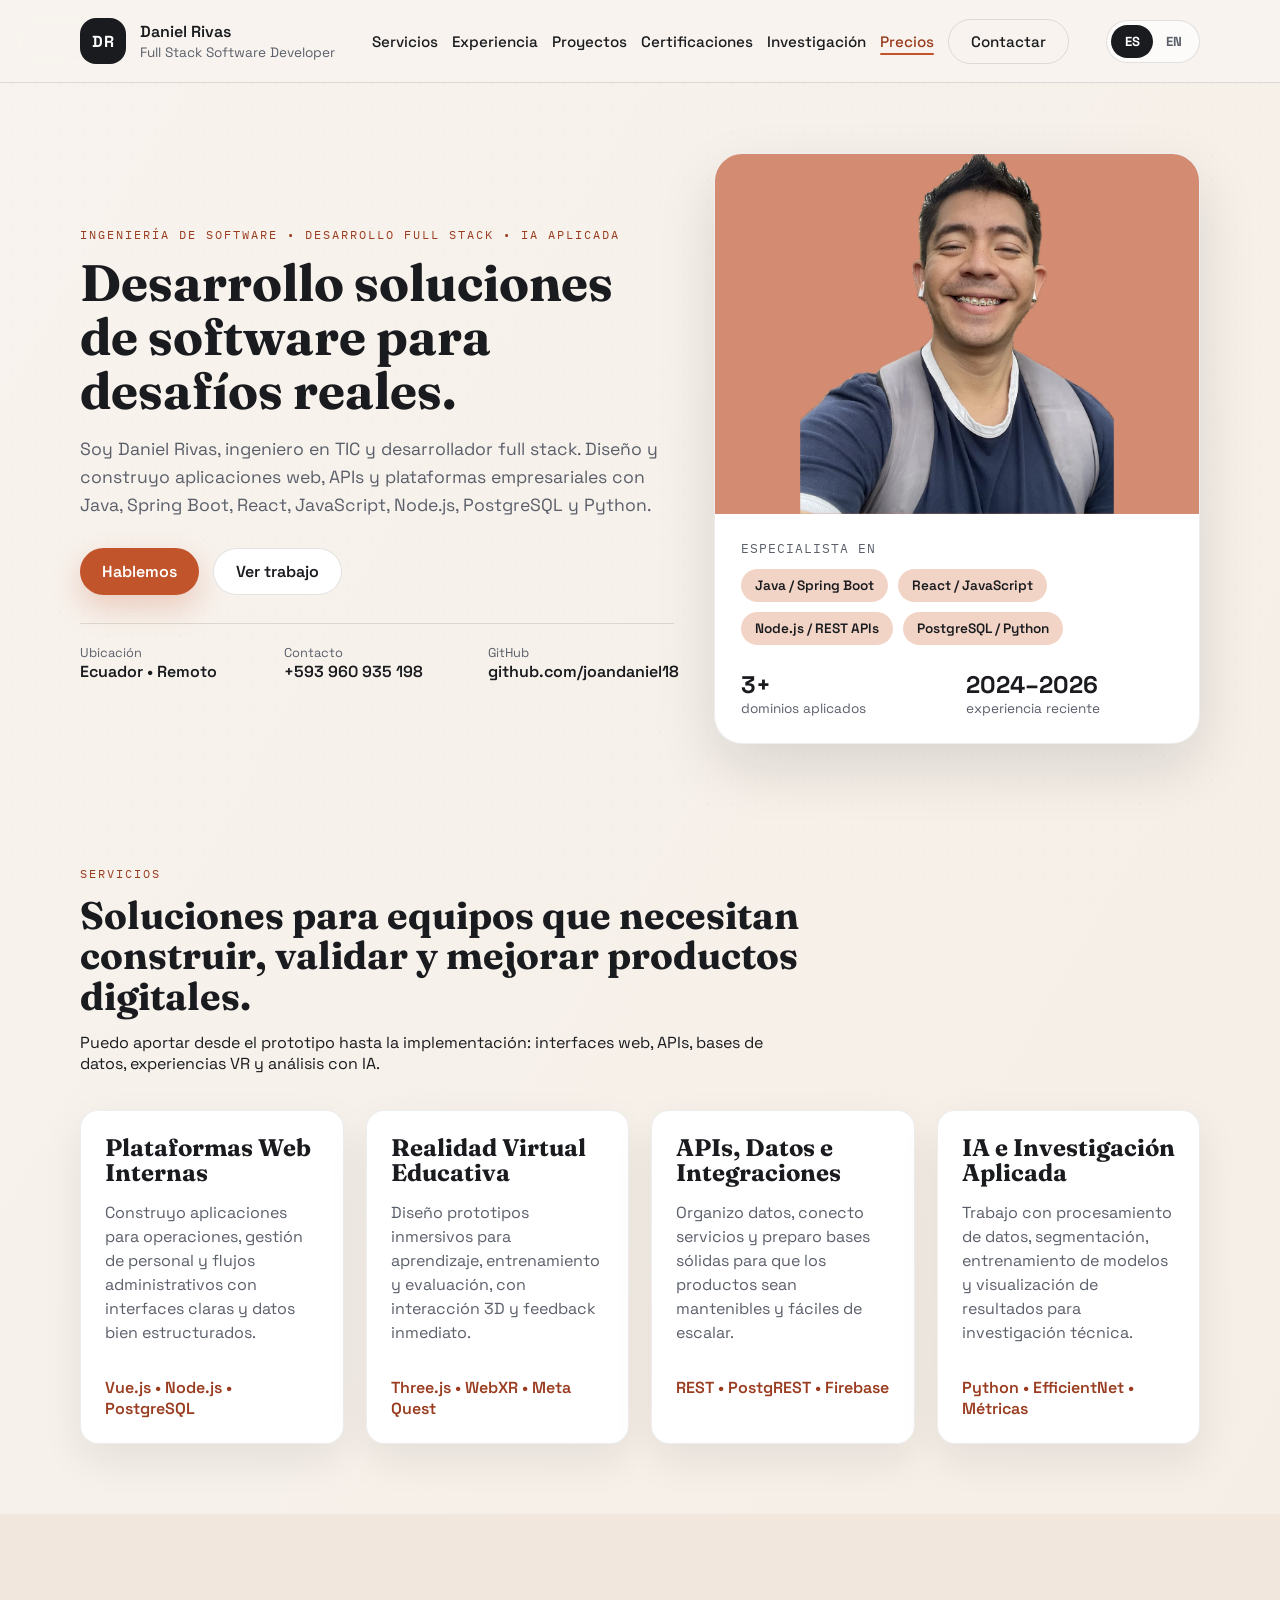
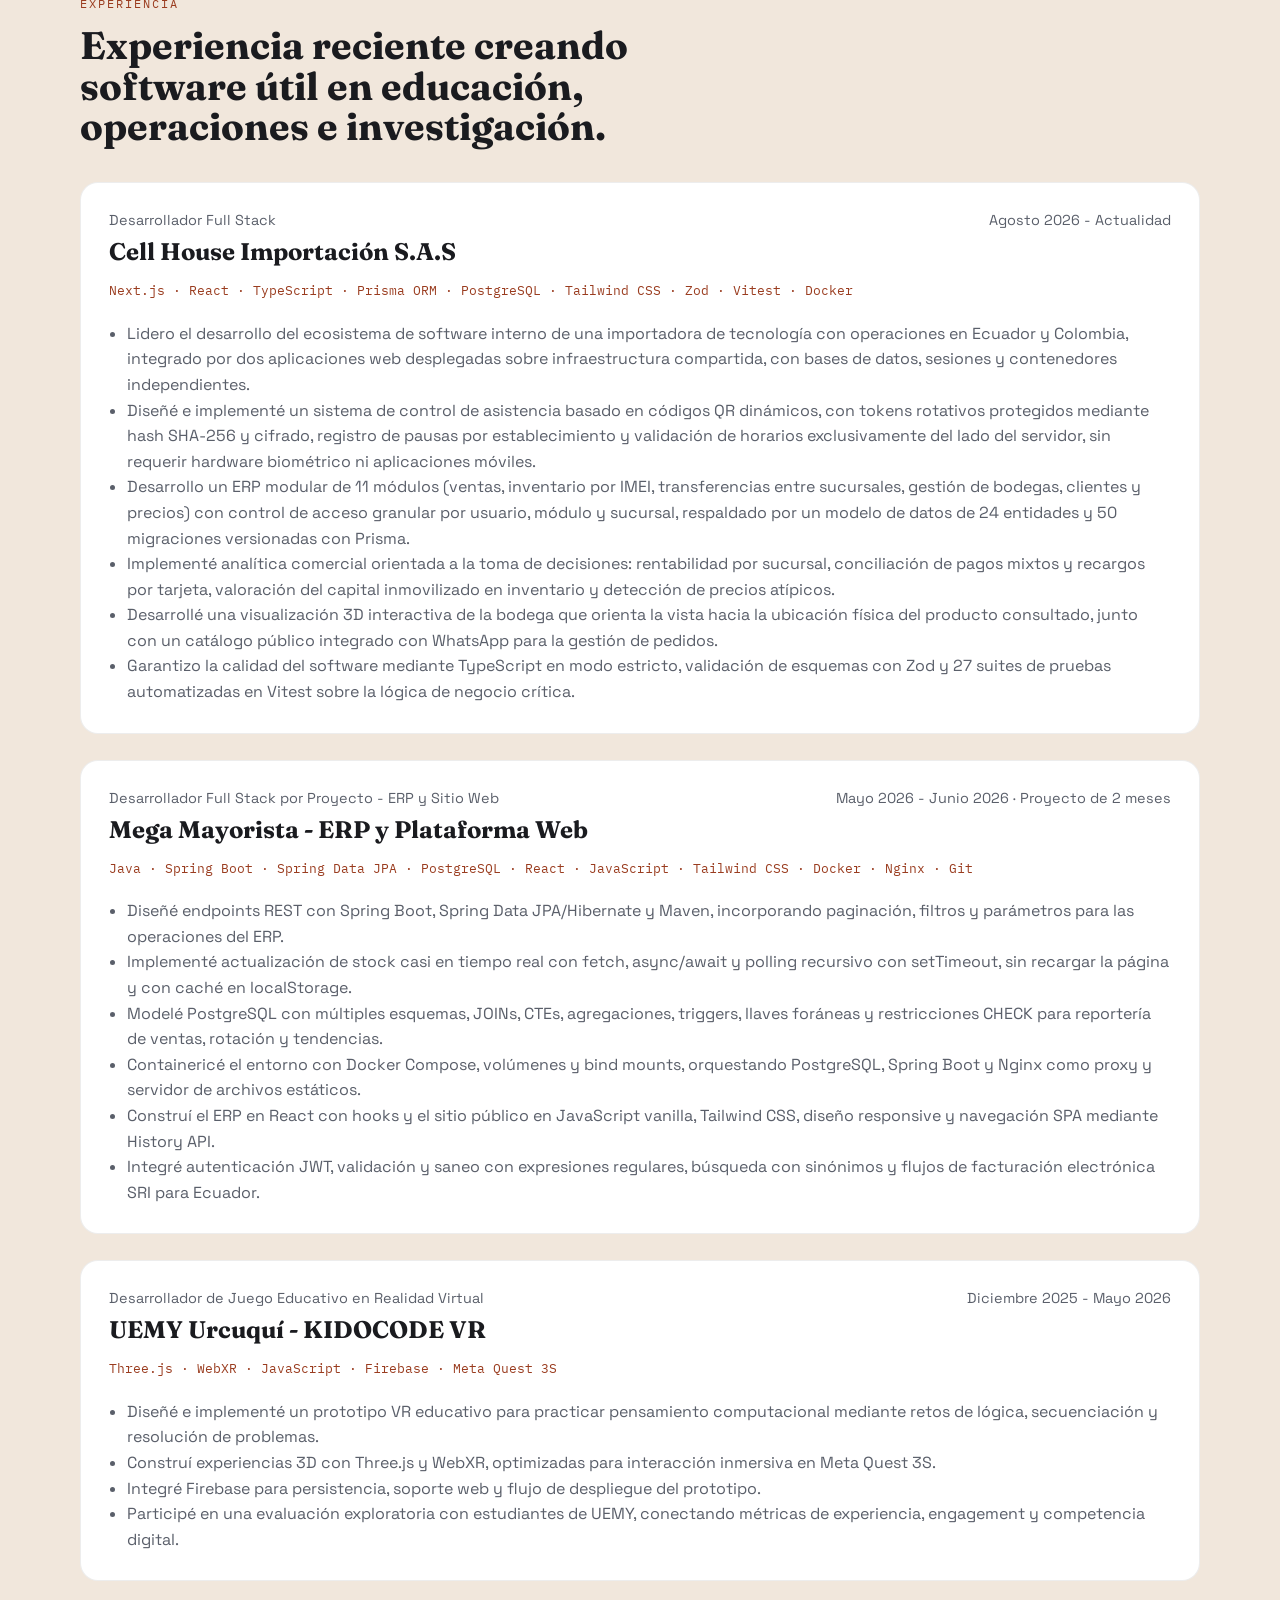
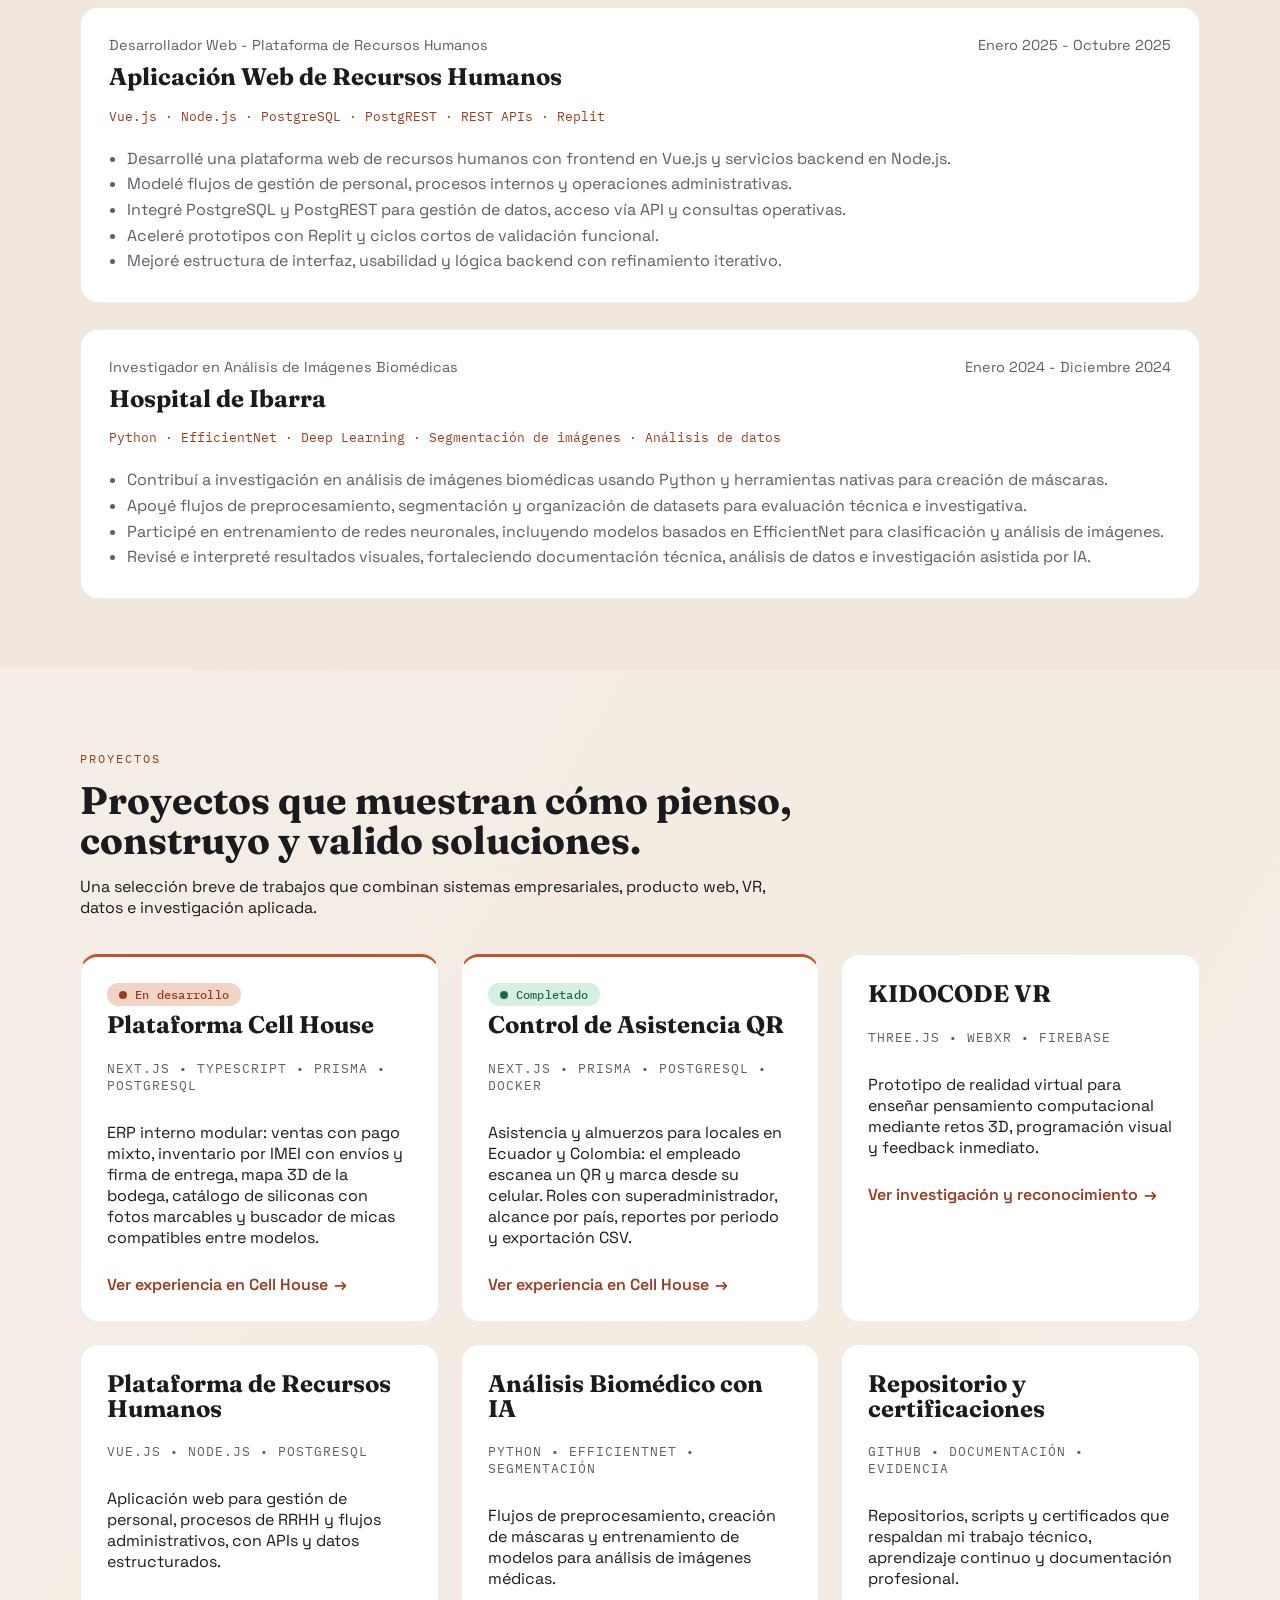
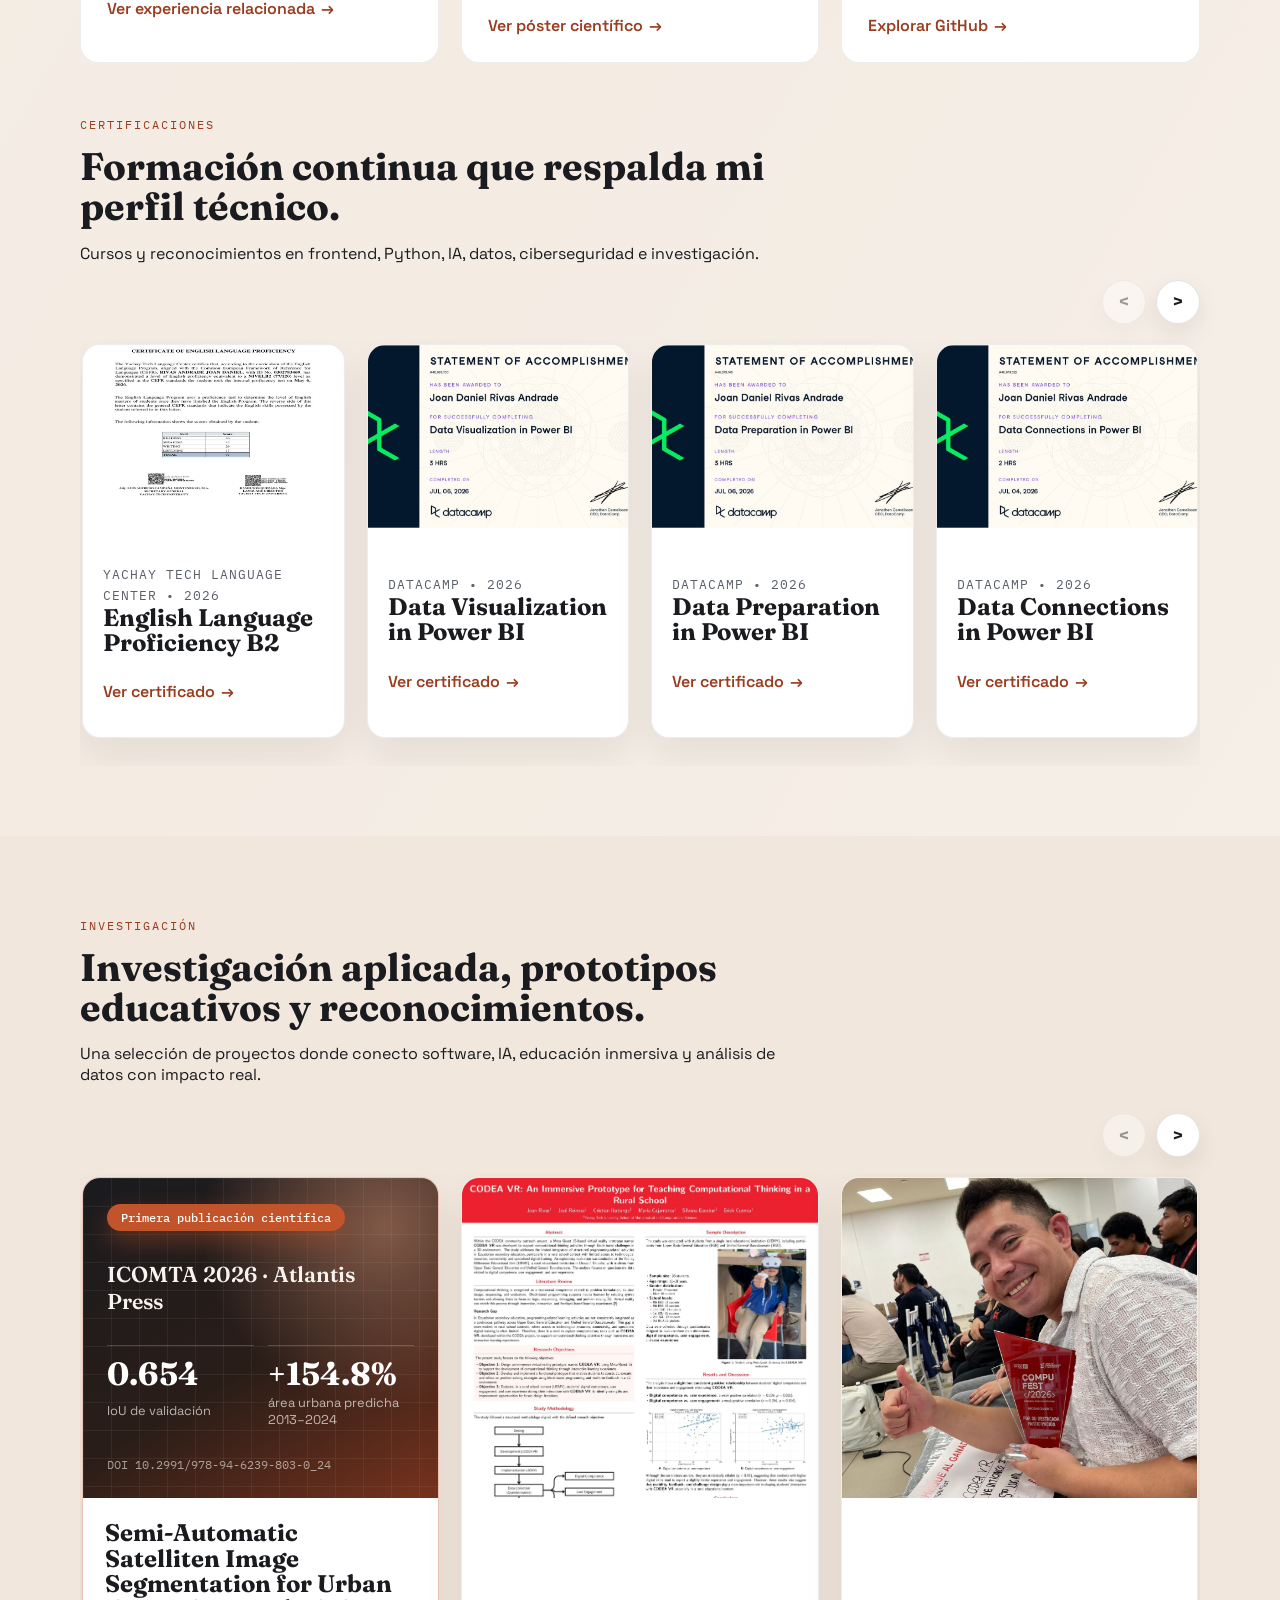
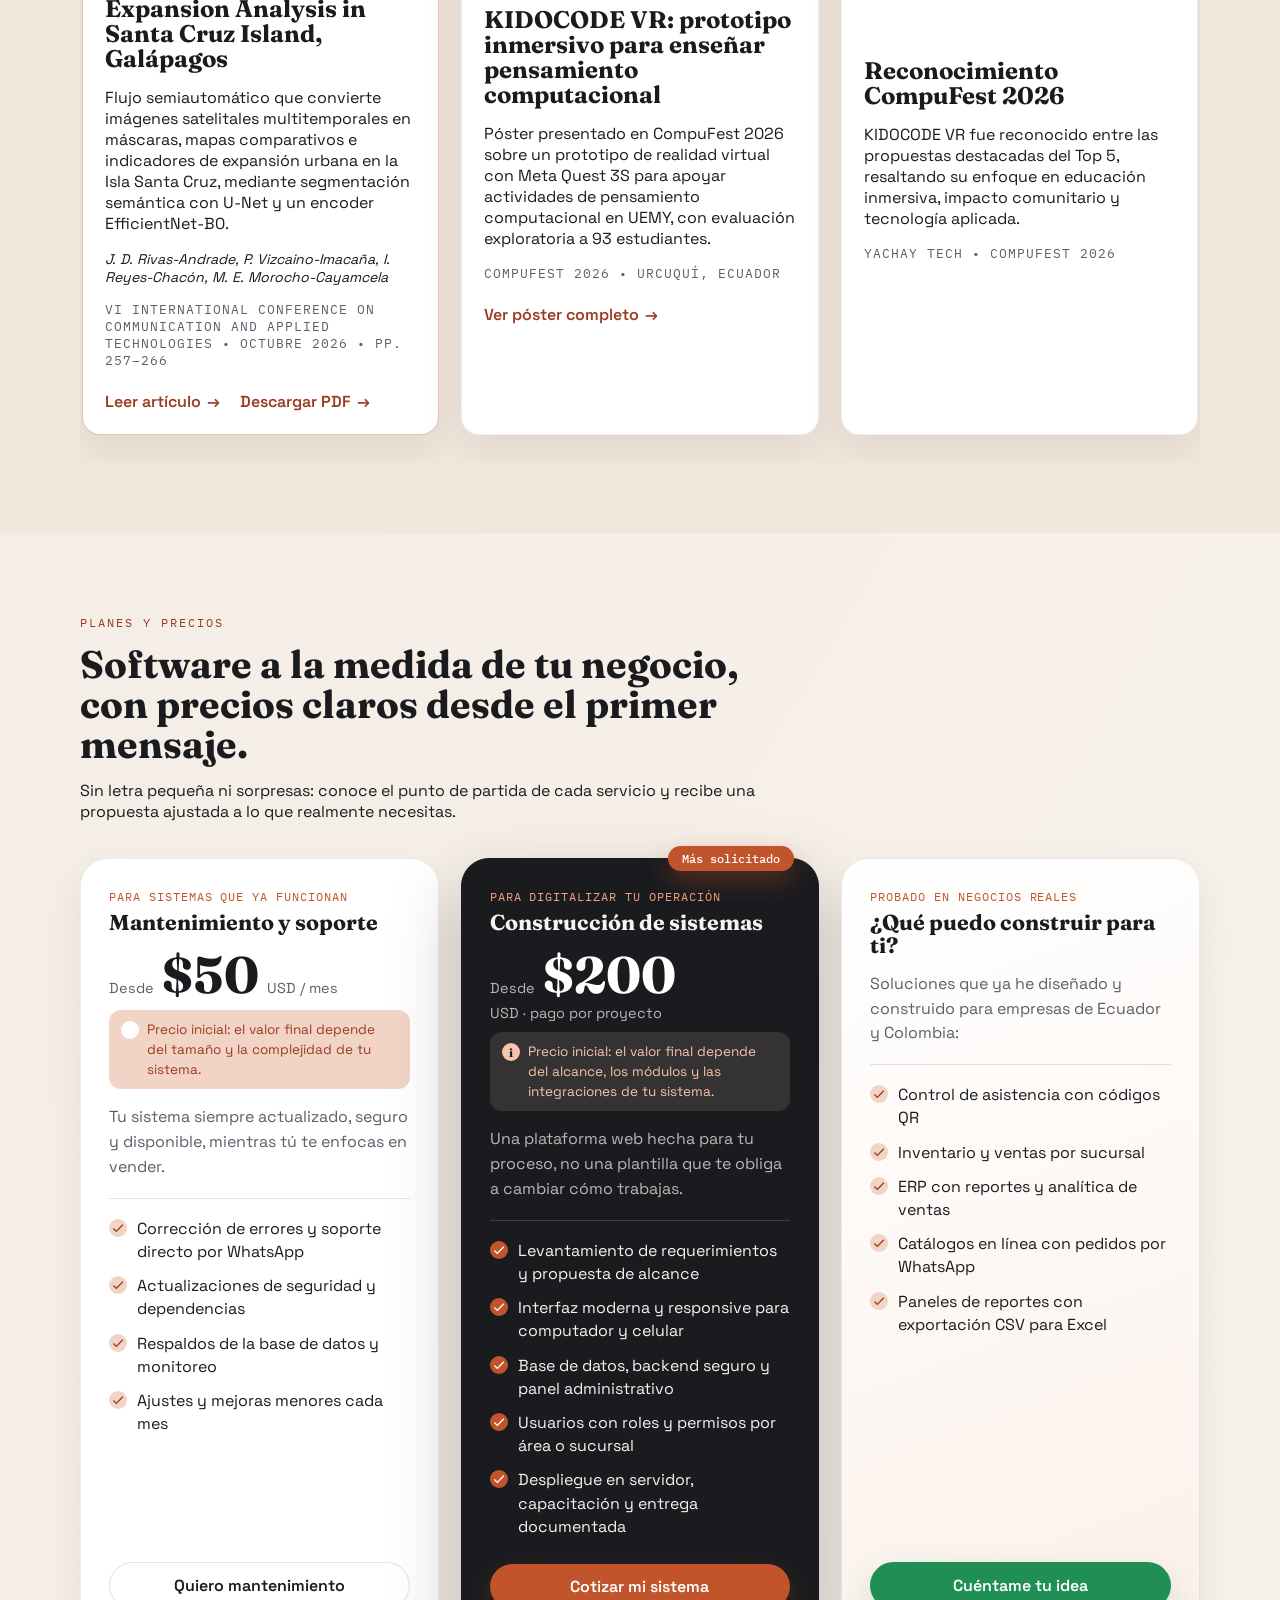
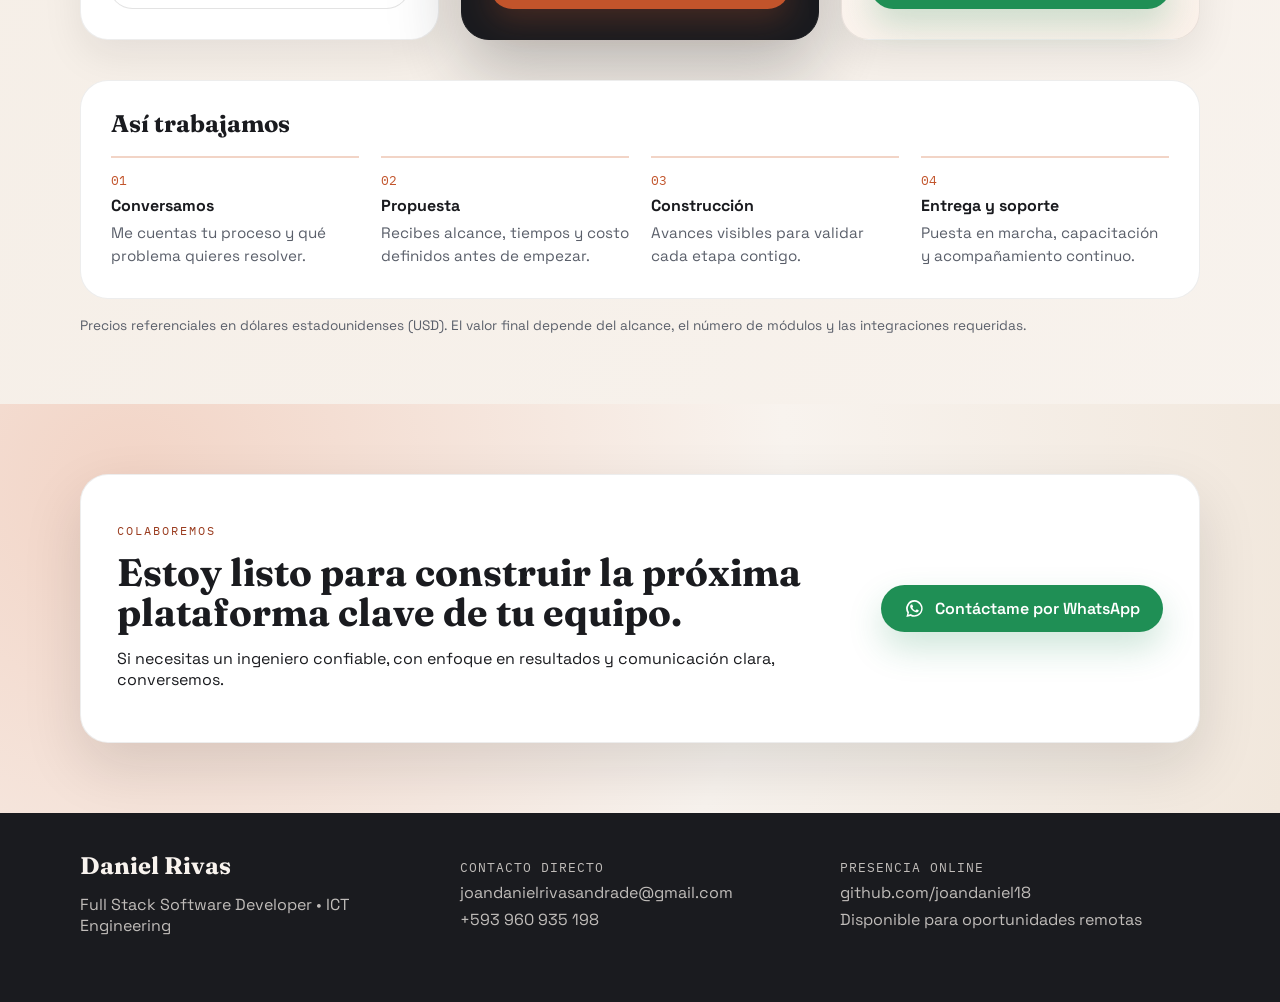
<file: index.html>
<!doctype html>
<html lang="es">
<head>
  <meta charset="utf-8" />
  <meta name="viewport" content="width=device-width, initial-scale=1" />
  <title>Daniel Rivas | Full Stack Software Developer</title>
  <meta name="description" content="Portafolio profesional de Daniel Rivas, desarrollador full stack e ingeniero en TIC. Aplicaciones web, APIs, datos e IA aplicada." />
  <link rel="canonical" href="https://joandaniel18.github.io/Portfolio/" />
  <link rel="preconnect" href="https://fonts.googleapis.com" />
  <link rel="preconnect" href="https://fonts.gstatic.com" crossorigin />
  <link href="https://fonts.googleapis.com/css2?family=Fraunces:wght@400;600;700&family=Space+Grotesk:wght@300;400;500;600;700&family=IBM+Plex+Mono:wght@400;500&display=swap" rel="stylesheet" />
  <link rel="stylesheet" href="styles.css?v=20261125-3" />
</head>
<body>
  <div class="bg-noise" aria-hidden="true"></div>
  <header class="site-header">
    <div class="container nav">
      <div class="brand">
        <span class="brand-mark">DR</span>
        <div class="brand-text">
          <span class="brand-name">Daniel Rivas</span>
          <span class="brand-role" data-i18n="brand.role">Full Stack Software Developer</span>
        </div>
      </div>
      <div class="nav-actions">
        <nav id="primary-navigation" class="nav-links" aria-label="Principal">
          <a href="#servicios" data-i18n="nav.services">Servicios</a>
          <a href="#experiencia" data-i18n="nav.experience">Experiencia</a>
          <a href="#proyectos" data-i18n="nav.projects">Proyectos</a>
          <a href="#certificaciones" data-i18n="nav.certifications">Certificaciones</a>
          <a href="#investigacion" data-i18n="nav.research">Investigación</a>
          <a href="#precios" data-i18n="nav.pricing">Precios</a>
          <a href="#contacto" class="btn btn-ghost" data-i18n="nav.contact">Contactar</a>
        </nav>
      </div>
      <div class="nav-controls">
        <div class="language-switcher" aria-label="Selector de idioma">
          <button type="button" class="language-option is-active" data-lang="es" aria-pressed="true">ES</button>
          <button type="button" class="language-option" data-lang="en" aria-pressed="false">EN</button>
        </div>
        <button
          type="button"
          class="nav-toggle"
          aria-label="Abrir menú"
          aria-controls="primary-navigation"
          aria-expanded="false"
          data-i18n-aria-label="nav.menuOpen"
        >
          <span></span>
          <span></span>
          <span></span>
        </button>
      </div>
    </div>
  </header>

  <main>
    <section class="hero">
      <div class="container hero-grid">
        <div class="hero-copy">
          <p class="eyebrow" data-i18n="hero.eyebrow">Ingeniería de Software • Desarrollo Full Stack • IA aplicada</p>
          <h1 data-i18n="hero.title">Desarrollo soluciones de software para desafíos reales.</h1>
          <p class="lead" data-i18n="hero.lead">
            Soy Daniel Rivas, ingeniero en TIC y desarrollador full stack. Diseño y construyo aplicaciones web,
            APIs y plataformas empresariales con Java, Spring Boot, React, JavaScript, Node.js, PostgreSQL y Python.
          </p>
          <div class="cta">
            <a class="btn" href="mailto:joandanielrivasandrade@gmail.com" data-i18n="hero.email">Hablemos</a>
            <a class="btn btn-secondary" href="#proyectos" data-i18n="hero.work">Ver trabajo</a>
          </div>
          <div class="hero-meta">
            <div>
              <span class="meta-label" data-i18n="hero.locationLabel">Ubicación</span>
              <span class="meta-value" data-i18n="hero.locationValue">Ecuador • Remoto</span>
            </div>
            <div>
              <span class="meta-label" data-i18n="hero.contactLabel">Contacto</span>
              <span class="meta-value">+593 960 935 198</span>
            </div>
            <div>
              <span class="meta-label">GitHub</span>
              <span class="meta-value">github.com/joandaniel18</span>
            </div>
          </div>
        </div>
        <div class="hero-card">
          <div class="portrait" role="img" aria-label="Fotografía profesional de Daniel Rivas" data-i18n-aria-label="hero.portraitAlt">
          </div>
          <div class="hero-card-body">
            <p class="mono" data-i18n="hero.specialist">Especialista en</p>
            <ul class="pill-list">
              <li>Java / Spring Boot</li>
              <li>React / JavaScript</li>
              <li>Node.js / REST APIs</li>
              <li>PostgreSQL / Python</li>
            </ul>
            <div class="hero-stats">
              <div>
                <span class="stat">3+</span>
                <span class="stat-label" data-i18n="hero.sectors">dominios aplicados</span>
              </div>
              <div>
                <span class="stat">2024–2026</span>
                <span class="stat-label" data-i18n="hero.impact">experiencia reciente</span>
              </div>
            </div>
          </div>
        </div>
      </div>
    </section>

    <section id="servicios" class="section">
      <div class="container">
        <div class="section-header">
          <p class="eyebrow" data-i18n="services.eyebrow">Servicios</p>
          <h2 data-i18n="services.title">Soluciones para equipos que necesitan construir, validar y mejorar productos digitales.</h2>
          <p data-i18n="services.description">Puedo aportar desde el prototipo hasta la implementación: interfaces web, APIs, bases de datos, experiencias VR y análisis con IA.</p>
        </div>
        <div class="cards">
          <article class="card reveal">
            <h3 data-i18n="services.webTitle">Plataformas Web Internas</h3>
            <p data-i18n="services.webText">Construyo aplicaciones para operaciones, gestión de personal y flujos administrativos con interfaces claras y datos bien estructurados.</p>
            <span class="tag">Vue.js • Node.js • PostgreSQL</span>
          </article>
          <article class="card reveal">
            <h3 data-i18n="services.apiTitle">Realidad Virtual Educativa</h3>
            <p data-i18n="services.apiText">Diseño prototipos inmersivos para aprendizaje, entrenamiento y evaluación, con interacción 3D y feedback inmediato.</p>
            <span class="tag">Three.js • WebXR • Meta Quest</span>
          </article>
          <article class="card reveal">
            <h3 data-i18n="services.mlTitle">APIs, Datos e Integraciones</h3>
            <p data-i18n="services.mlText">Organizo datos, conecto servicios y preparo bases sólidas para que los productos sean mantenibles y fáciles de escalar.</p>
            <span class="tag">REST • PostgREST • Firebase</span>
          </article>
          <article class="card reveal">
            <h3 data-i18n="services.llmTitle">IA e Investigación Aplicada</h3>
            <p data-i18n="services.llmText">Trabajo con procesamiento de datos, segmentación, entrenamiento de modelos y visualización de resultados para investigación técnica.</p>
            <span class="tag">Python • EfficientNet • Métricas</span>
          </article>
        </div>
      </div>
    </section>

    <section id="experiencia" class="section section-alt">
      <div class="container">
        <div class="section-header">
          <p class="eyebrow" data-i18n="experience.eyebrow">Experiencia</p>
          <h2 data-i18n="experience.title">Experiencia reciente creando software útil en educación, operaciones e investigación.</h2>
        </div>
        <div class="timeline">
          <div class="timeline-item reveal">
            <div class="timeline-meta">
              <span class="timeline-role" data-i18n="experience.chRole">Desarrollador Full Stack</span>
              <span class="timeline-date" data-i18n="experience.chDate">Agosto 2026 - Actualidad</span>
            </div>
            <h3 data-i18n="experience.chTitle">Cell House Importación S.A.S</h3>
            <p class="experience-stack" data-i18n="experience.chStack">Next.js · React · TypeScript · Prisma ORM · PostgreSQL · Tailwind CSS · Zod · Vitest · Docker</p>
            <ul class="timeline-list">
              <li data-i18n="experience.chPoint1">Lidero el desarrollo del ecosistema de software interno de una importadora de tecnología con operaciones en Ecuador y Colombia, integrado por dos aplicaciones web desplegadas sobre infraestructura compartida, con bases de datos, sesiones y contenedores independientes.</li>
              <li data-i18n="experience.chPoint2">Diseñé e implementé un sistema de control de asistencia basado en códigos QR dinámicos, con tokens rotativos protegidos mediante hash SHA-256 y cifrado, registro de pausas por establecimiento y validación de horarios exclusivamente del lado del servidor, sin requerir hardware biométrico ni aplicaciones móviles.</li>
              <li data-i18n="experience.chPoint3">Desarrollo un ERP modular de 11 módulos (ventas, inventario por IMEI, transferencias entre sucursales, gestión de bodegas, clientes y precios) con control de acceso granular por usuario, módulo y sucursal, respaldado por un modelo de datos de 24 entidades y 50 migraciones versionadas con Prisma.</li>
              <li data-i18n="experience.chPoint4">Implementé analítica comercial orientada a la toma de decisiones: rentabilidad por sucursal, conciliación de pagos mixtos y recargos por tarjeta, valoración del capital inmovilizado en inventario y detección de precios atípicos.</li>
              <li data-i18n="experience.chPoint5">Desarrollé una visualización 3D interactiva de la bodega que orienta la vista hacia la ubicación física del producto consultado, junto con un catálogo público integrado con WhatsApp para la gestión de pedidos.</li>
              <li data-i18n="experience.chPoint6">Garantizo la calidad del software mediante TypeScript en modo estricto, validación de esquemas con Zod y 27 suites de pruebas automatizadas en Vitest sobre la lógica de negocio crítica.</li>
            </ul>
          </div>
          <div class="timeline-item reveal">
            <div class="timeline-meta">
              <span class="timeline-role" data-i18n="experience.erpRole">Desarrollador Full Stack por Proyecto - ERP y Sitio Web</span>
              <span class="timeline-date" data-i18n="experience.erpDate">Mayo 2026 - Junio 2026 · Proyecto de 2 meses</span>
            </div>
            <h3 data-i18n="experience.erpTitle">Mega Mayorista - ERP y Plataforma Web</h3>
            <p class="experience-stack" data-i18n="experience.erpStack">Java · Spring Boot · Spring Data JPA · PostgreSQL · React · JavaScript · Tailwind CSS · Docker · Nginx · Git</p>
            <ul class="timeline-list">
              <li data-i18n="experience.erpPoint1">Diseñé endpoints REST con Spring Boot, Spring Data JPA/Hibernate y Maven, incorporando paginación, filtros y parámetros para las operaciones del ERP.</li>
              <li data-i18n="experience.erpPoint2">Implementé actualización de stock casi en tiempo real con fetch, async/await y polling recursivo con setTimeout, sin recargar la página y con caché en localStorage.</li>
              <li data-i18n="experience.erpPoint3">Modelé PostgreSQL con múltiples esquemas, JOINs, CTEs, agregaciones, triggers, llaves foráneas y restricciones CHECK para reportería de ventas, rotación y tendencias.</li>
              <li data-i18n="experience.erpPoint4">Containericé el entorno con Docker Compose, volúmenes y bind mounts, orquestando PostgreSQL, Spring Boot y Nginx como proxy y servidor de archivos estáticos.</li>
              <li data-i18n="experience.erpPoint5">Construí el ERP en React con hooks y el sitio público en JavaScript vanilla, Tailwind CSS, diseño responsive y navegación SPA mediante History API.</li>
              <li data-i18n="experience.erpPoint6">Integré autenticación JWT, validación y saneo con expresiones regulares, búsqueda con sinónimos y flujos de facturación electrónica SRI para Ecuador.</li>
            </ul>
          </div>
          <div class="timeline-item reveal">
            <div class="timeline-meta">
              <span class="timeline-role" data-i18n="experience.vrRole">Desarrollador de Juego Educativo en Realidad Virtual</span>
              <span class="timeline-date" data-i18n="experience.vrDate">Diciembre 2025 - Mayo 2026</span>
            </div>
            <h3 data-i18n="experience.vrTitle">UEMY Urcuquí - KIDOCODE VR</h3>
            <p class="experience-stack" data-i18n="experience.vrStack">Three.js · WebXR · JavaScript · Firebase · Meta Quest 3S</p>
            <ul class="timeline-list">
              <li data-i18n="experience.vrPoint1">Diseñé e implementé un prototipo VR educativo para practicar pensamiento computacional mediante retos de lógica, secuenciación y resolución de problemas.</li>
              <li data-i18n="experience.vrPoint2">Construí experiencias 3D con Three.js y WebXR, optimizadas para interacción inmersiva en Meta Quest 3S.</li>
              <li data-i18n="experience.vrPoint3">Integré Firebase para persistencia, soporte web y flujo de despliegue del prototipo.</li>
              <li data-i18n="experience.vrPoint4">Participé en una evaluación exploratoria con estudiantes de UEMY, conectando métricas de experiencia, engagement y competencia digital.</li>
            </ul>
          </div>
          <div class="timeline-item reveal">
            <div class="timeline-meta">
              <span class="timeline-role" data-i18n="experience.hrRole">Desarrollador Web - Plataforma de Recursos Humanos</span>
              <span class="timeline-date" data-i18n="experience.hrDate">Enero 2025 - Octubre 2025</span>
            </div>
            <h3 data-i18n="experience.hrTitle">Aplicación Web de Recursos Humanos</h3>
            <p class="experience-stack" data-i18n="experience.hrStack">Vue.js · Node.js · PostgreSQL · PostgREST · REST APIs · Replit</p>
            <ul class="timeline-list">
              <li data-i18n="experience.hrPoint1">Desarrollé una plataforma web de recursos humanos con frontend en Vue.js y servicios backend en Node.js.</li>
              <li data-i18n="experience.hrPoint2">Modelé flujos de gestión de personal, procesos internos y operaciones administrativas.</li>
              <li data-i18n="experience.hrPoint3">Integré PostgreSQL y PostgREST para gestión de datos, acceso vía API y consultas operativas.</li>
              <li data-i18n="experience.hrPoint4">Aceleré prototipos con Replit y ciclos cortos de validación funcional.</li>
              <li data-i18n="experience.hrPoint5">Mejoré estructura de interfaz, usabilidad y lógica backend con refinamiento iterativo.</li>
            </ul>
          </div>
          <div class="timeline-item reveal">
            <div class="timeline-meta">
              <span class="timeline-role" data-i18n="experience.bioRole">Investigador en Análisis de Imágenes Biomédicas</span>
              <span class="timeline-date" data-i18n="experience.bioDate">Enero 2024 - Diciembre 2024</span>
            </div>
            <h3 data-i18n="experience.bioTitle">Hospital de Ibarra</h3>
            <p class="experience-stack" data-i18n="experience.bioStack">Python · EfficientNet · Deep Learning · Segmentación de imágenes · Análisis de datos</p>
            <ul class="timeline-list">
              <li data-i18n="experience.bioPoint1">Contribuí a investigación en análisis de imágenes biomédicas usando Python y herramientas nativas para creación de máscaras.</li>
              <li data-i18n="experience.bioPoint2">Apoyé flujos de preprocesamiento, segmentación y organización de datasets para evaluación técnica e investigativa.</li>
              <li data-i18n="experience.bioPoint3">Participé en entrenamiento de redes neuronales, incluyendo modelos basados en EfficientNet para clasificación y análisis de imágenes.</li>
              <li data-i18n="experience.bioPoint4">Revisé e interpreté resultados visuales, fortaleciendo documentación técnica, análisis de datos e investigación asistida por IA.</li>
            </ul>
          </div>
        </div>
      </div>
    </section>

    <section id="proyectos" class="section">
      <div class="container">
        <div class="section-header">
          <p class="eyebrow" data-i18n="projects.eyebrow">Proyectos</p>
          <h2 data-i18n="projects.title">Proyectos que muestran cómo pienso, construyo y valido soluciones.</h2>
          <p data-i18n="projects.description">Una selección breve de trabajos que combinan sistemas empresariales, producto web, VR, datos e investigación aplicada.</p>
        </div>
        <div class="project-grid">
          <article class="project-card project-card--featured reveal">
            <div class="project-header">
              <span class="status-badge status-badge--live" data-i18n="projects.statusLive">En desarrollo</span>
              <h3 data-i18n="projects.chTitle">Plataforma Cell House</h3>
              <span class="mono">Next.js • TypeScript • Prisma • PostgreSQL</span>
            </div>
            <p data-i18n="projects.chText">ERP interno modular: ventas con pago mixto, inventario por IMEI con envíos y firma de entrega, mapa 3D de la bodega, catálogo de siliconas con fotos marcables y buscador de micas compatibles entre modelos.</p>
            <a class="link" href="#experiencia" data-i18n="projects.chLink">Ver experiencia en Cell House</a>
          </article>
          <article class="project-card project-card--featured reveal">
            <div class="project-header">
              <span class="status-badge status-badge--done" data-i18n="projects.statusDone">Completado</span>
              <h3 data-i18n="projects.qrTitle">Control de Asistencia QR</h3>
              <span class="mono">Next.js • Prisma • PostgreSQL • Docker</span>
            </div>
            <p data-i18n="projects.qrText">Asistencia y almuerzos para locales en Ecuador y Colombia: el empleado escanea un QR y marca desde su celular. Roles con superadministrador, alcance por país, reportes por periodo y exportación CSV.</p>
            <a class="link" href="#experiencia" data-i18n="projects.qrLink">Ver experiencia en Cell House</a>
          </article>
          <article class="project-card reveal">
            <div class="project-header">
              <h3 data-i18n="projects.kidocodeTitle">KIDOCODE VR</h3>
              <span class="mono">Three.js • WebXR • Firebase</span>
            </div>
            <p data-i18n="projects.kidocodeText">Prototipo de realidad virtual para enseñar pensamiento computacional mediante retos 3D, programación visual y feedback inmediato.</p>
            <a class="link" href="#investigacion" data-i18n="projects.kidocodeLink">Ver investigación y reconocimiento</a>
          </article>
          <article class="project-card reveal">
            <div class="project-header">
              <h3 data-i18n="projects.hrTitle">Plataforma de Recursos Humanos</h3>
              <span class="mono">Vue.js • Node.js • PostgreSQL</span>
            </div>
            <p data-i18n="projects.hrText">Aplicación web para gestión de personal, procesos de RRHH y flujos administrativos, con APIs y datos estructurados.</p>
            <a class="link" href="#experiencia" data-i18n="projects.hrLink">Ver experiencia relacionada</a>
          </article>
          <article class="project-card reveal">
            <div class="project-header">
              <h3 data-i18n="projects.bioTitle">Análisis Biomédico con IA</h3>
              <span class="mono">Python • EfficientNet • Segmentación</span>
            </div>
            <p data-i18n="projects.bioText">Flujos de preprocesamiento, creación de máscaras y entrenamiento de modelos para análisis de imágenes médicas.</p>
            <a class="link" href="#investigacion" data-i18n="projects.bioLink">Ver póster científico</a>
          </article>
          <article class="project-card reveal">
            <div class="project-header">
              <h3 data-i18n="projects.githubTitle">Repositorio y certificaciones</h3>
              <span class="mono">GitHub • Documentación • Evidencia</span>
            </div>
            <p data-i18n="projects.githubText">Repositorios, scripts y certificados que respaldan mi trabajo técnico, aprendizaje continuo y documentación profesional.</p>
            <a class="link" href="https://github.com/joandaniel18" target="_blank" rel="noreferrer" data-i18n="projects.githubLink">Explorar GitHub</a>
          </article>
        </div>
        <div id="certificaciones" class="certifications-block">
          <div class="section-header compact-header">
            <p class="eyebrow" data-i18n="certifications.eyebrow">Certificaciones</p>
            <h2 data-i18n="certifications.title">Formación continua que respalda mi perfil técnico.</h2>
            <p data-i18n="certifications.description">Cursos y reconocimientos en frontend, Python, IA, datos, ciberseguridad e investigación.</p>
          </div>
          <div class="certification-carousel" data-carousel="certifications">
            <div class="carousel-controls" aria-label="Controles del carrusel de certificaciones" data-i18n-aria-label="certifications.carouselControls">
              <button class="carousel-button" type="button" aria-label="Ver certificación anterior" data-i18n-aria-label="certifications.carouselPrev" data-carousel-prev>&lt;</button>
              <button class="carousel-button" type="button" aria-label="Ver certificación siguiente" data-i18n-aria-label="certifications.carouselNext" data-carousel-next>&gt;</button>
            </div>
            <div class="certificate-track" data-carousel-track tabindex="0">
              <!-- Keep English proficiency first: high-signal credential for IT employers, regardless of date. -->
              <article class="certificate-card reveal" data-carousel-card data-certificate-priority="primary">
                <img loading="lazy" decoding="async" src="assets/certificates/previews/english-language-proficiency-b2-yachay-tech.jpg" alt="Certificado de suficiencia en inglés B2 de Yachay Tech" data-i18n-alt="certifications.englishProficiencyAlt" />
                <div class="certificate-body">
                  <span class="mono" data-i18n="certifications.englishProficiencyIssuer">Yachay Tech Language Center • 2026</span>
                  <h3 data-i18n="certifications.englishProficiencyTitle">English Language Proficiency B2</h3>
                  <a class="link" href="assets/certificates/english-language-proficiency-b2-yachay-tech.pdf" target="_blank" rel="noreferrer" data-i18n="certifications.view">Ver certificado</a>
                </div>
              </article>
              <article class="certificate-card reveal" data-carousel-card>
                <img loading="lazy" decoding="async" src="assets/certificates/previews/data-visualization-in-power-bi.jpg" alt="Certificado de Data Visualization in Power BI de DataCamp" data-i18n-alt="certifications.dataVisualizationPowerBiAlt" />
                <div class="certificate-body">
                  <span class="mono" data-i18n="certifications.dataVisualizationPowerBiIssuer">DataCamp • 2026</span>
                  <h3 data-i18n="certifications.dataVisualizationPowerBiTitle">Data Visualization in Power BI</h3>
                  <a class="link" href="assets/certificates/data-visualization-in-power-bi.pdf" target="_blank" rel="noreferrer" data-i18n="certifications.view">Ver certificado</a>
                </div>
              </article>
              <article class="certificate-card reveal" data-carousel-card>
                <img loading="lazy" decoding="async" src="assets/certificates/previews/data-preparation-in-power-bi.jpg" alt="Certificado de Data Preparation in Power BI de DataCamp" data-i18n-alt="certifications.dataPreparationPowerBiAlt" />
                <div class="certificate-body">
                  <span class="mono" data-i18n="certifications.dataPreparationPowerBiIssuer">DataCamp • 2026</span>
                  <h3 data-i18n="certifications.dataPreparationPowerBiTitle">Data Preparation in Power BI</h3>
                  <a class="link" href="assets/certificates/data-preparation-in-power-bi.pdf" target="_blank" rel="noreferrer" data-i18n="certifications.view">Ver certificado</a>
                </div>
              </article>
              <article class="certificate-card reveal" data-carousel-card>
                <img loading="lazy" decoding="async" src="assets/certificates/previews/data-connections-in-power-bi.jpg" alt="Certificado de Data Connections in Power BI de DataCamp" data-i18n-alt="certifications.dataConnectionsPowerBiAlt" />
                <div class="certificate-body">
                  <span class="mono" data-i18n="certifications.dataConnectionsPowerBiIssuer">DataCamp • 2026</span>
                  <h3 data-i18n="certifications.dataConnectionsPowerBiTitle">Data Connections in Power BI</h3>
                  <a class="link" href="assets/certificates/data-connections-in-power-bi.pdf" target="_blank" rel="noreferrer" data-i18n="certifications.view">Ver certificado</a>
                </div>
              </article>
              <article class="certificate-card reveal" data-carousel-card>
                <img loading="lazy" decoding="async" src="assets/certificates/previews/power-bi-for-end-users.jpg" alt="Certificado de Power BI for End Users de DataCamp" data-i18n-alt="certifications.powerBiAlt" />
                <div class="certificate-body">
                  <span class="mono" data-i18n="certifications.powerBiIssuer">DataCamp • 2026</span>
                  <h3 data-i18n="certifications.powerBiTitle">Power BI for End Users</h3>
                  <a class="link" href="assets/certificates/power-bi-for-end-users.pdf" target="_blank" rel="noreferrer" data-i18n="certifications.view">Ver certificado</a>
                </div>
              </article>
              <article class="certificate-card reveal" data-carousel-card>
                <img loading="lazy" decoding="async" src="assets/certificates/previews/azure-fundamentals.jpg" alt="Certificado de Azure Fundamentals de Simplilearn SkillUp" data-i18n-alt="certifications.azureFundamentalsAlt" />
                <div class="certificate-body">
                  <span class="mono" data-i18n="certifications.azureFundamentalsIssuer">Simplilearn SkillUp • 2026</span>
                  <h3 data-i18n="certifications.azureFundamentalsTitle">Azure Fundamentals</h3>
                  <a class="link" href="assets/certificates/azure-fundamentals.pdf" target="_blank" rel="noreferrer" data-i18n="certifications.view">Ver certificado</a>
                </div>
              </article>
              <article class="certificate-card reveal" data-carousel-card>
                <img loading="lazy" decoding="async" src="assets/certificates/previews/agile-scrum-master.jpg" alt="Certificado de Agile Scrum Master de Simplilearn SkillUp" data-i18n-alt="certifications.agileScrumAlt" />
                <div class="certificate-body">
                  <span class="mono" data-i18n="certifications.agileScrumIssuer">Simplilearn SkillUp • 2026</span>
                  <h3 data-i18n="certifications.agileScrumTitle">Agile Scrum Master</h3>
                  <a class="link" href="assets/certificates/agile-scrum-master.pdf" target="_blank" rel="noreferrer" data-i18n="certifications.view">Ver certificado</a>
                </div>
              </article>
              <article class="certificate-card reveal" data-carousel-card>
                <img loading="lazy" decoding="async" src="assets/certificates/previews/introduction-to-jira.jpg" alt="Certificado de Introduction to JIRA de Simplilearn SkillUp" data-i18n-alt="certifications.jiraAlt" />
                <div class="certificate-body">
                  <span class="mono" data-i18n="certifications.jiraIssuer">Simplilearn SkillUp • 2026</span>
                  <h3 data-i18n="certifications.jiraTitle">Introduction to JIRA</h3>
                  <a class="link" href="assets/certificates/introduction-to-jira.pdf" target="_blank" rel="noreferrer" data-i18n="certifications.view">Ver certificado</a>
                </div>
              </article>
              <article class="certificate-card reveal" data-carousel-card>
                <img loading="lazy" decoding="async" src="assets/certificates/previews/introduction-to-itil-v4.jpg" alt="Certificado de Introduction to ITIL V4 de Simplilearn SkillUp" data-i18n-alt="certifications.itilAlt" />
                <div class="certificate-body">
                  <span class="mono" data-i18n="certifications.itilIssuer">Simplilearn SkillUp • 2026</span>
                  <h3 data-i18n="certifications.itilTitle">Introduction to ITIL V4</h3>
                  <a class="link" href="assets/certificates/introduction-to-itil-v4.pdf" target="_blank" rel="noreferrer" data-i18n="certifications.view">Ver certificado</a>
                </div>
              </article>
              <article class="certificate-card reveal" data-carousel-card>
                <img loading="lazy" decoding="async" src="assets/certificates/previews/microsoft-ai.jpg" alt="Certificado Microsoft de introducción a inteligencia artificial" data-i18n-alt="certifications.microsoftAlt" />
                <div class="certificate-body">
                  <span class="mono" data-i18n="certifications.microsoftIssuer">Microsoft • 2025</span>
                  <h3 data-i18n="certifications.microsoftTitle">Introducción a los conceptos de inteligencia artificial</h3>
                  <a class="link" href="assets/certificates/microsoft-ai.png" target="_blank" rel="noreferrer" data-i18n="certifications.view">Ver certificado</a>
                </div>
              </article>
              <article class="certificate-card reveal" data-carousel-card>
                <img loading="lazy" decoding="async" src="assets/certificates/previews/supervised-learning-scikit-learn.jpg" alt="Certificado de Supervised Learning with scikit-learn" data-i18n-alt="certifications.scikitAlt" />
                <div class="certificate-body">
                  <span class="mono" data-i18n="certifications.scikitIssuer">DataCamp • 2024</span>
                  <h3 data-i18n="certifications.scikitTitle">Supervised Learning with scikit-learn</h3>
                  <a class="link" href="assets/certificates/supervised-learning-scikit-learn.pdf" target="_blank" rel="noreferrer" data-i18n="certifications.view">Ver certificado</a>
                </div>
              </article>
              <article class="certificate-card reveal" data-carousel-card>
                <img loading="lazy" decoding="async" src="assets/certificates/previews/monetizing-ai.jpg" alt="Certificado de Monetizing Artificial Intelligence" data-i18n-alt="certifications.monetizingAlt" />
                <div class="certificate-body">
                  <span class="mono" data-i18n="certifications.monetizingIssuer">DataCamp • 2024</span>
                  <h3 data-i18n="certifications.monetizingTitle">Monetizing Artificial Intelligence</h3>
                  <a class="link" href="assets/certificates/monetizing-ai.pdf" target="_blank" rel="noreferrer" data-i18n="certifications.view">Ver certificado</a>
                </div>
              </article>
              <article class="certificate-card reveal" data-carousel-card>
                <img loading="lazy" decoding="async" src="assets/certificates/previews/introduction-to-azure.jpg" alt="Certificado de Introduction to Azure" data-i18n-alt="certifications.azureAlt" />
                <div class="certificate-body">
                  <span class="mono" data-i18n="certifications.azureIssuer">DataCamp • 2026</span>
                  <h3 data-i18n="certifications.azureTitle">Introduction to Azure</h3>
                  <a class="link" href="assets/certificates/introduction-to-azure.pdf" target="_blank" rel="noreferrer" data-i18n="certifications.view">Ver certificado</a>
                </div>
              </article>
              <article class="certificate-card reveal" data-carousel-card>
                <img loading="lazy" decoding="async" src="assets/certificates/previews/angular-course.jpg" alt="Certificado del curso de Angular" data-i18n-alt="certifications.angularAlt" />
                <div class="certificate-body">
                  <span class="mono" data-i18n="certifications.angularIssuer">Sololearn • 2025</span>
                  <h3 data-i18n="certifications.angularTitle">Angular</h3>
                  <a class="link" href="assets/certificates/angular-course.pdf" target="_blank" rel="noreferrer" data-i18n="certifications.view">Ver certificado</a>
                </div>
              </article>
              <article class="certificate-card reveal" data-carousel-card>
                <img loading="lazy" decoding="async" src="assets/certificates/previews/coding-for-data.jpg" alt="Certificado de Coding for Data" data-i18n-alt="certifications.codingDataAlt" />
                <div class="certificate-body">
                  <span class="mono" data-i18n="certifications.codingDataIssuer">Sololearn • 2025</span>
                  <h3 data-i18n="certifications.codingDataTitle">Coding for Data</h3>
                  <a class="link" href="assets/certificates/coding-for-data.pdf" target="_blank" rel="noreferrer" data-i18n="certifications.view">Ver certificado</a>
                </div>
              </article>
              <article class="certificate-card reveal" data-carousel-card>
                <img loading="lazy" decoding="async" src="assets/certificates/previews/introduction-to-csharp-sololearn.jpg" alt="Certificado de Introduction to C# de Sololearn" data-i18n-alt="certifications.csharpAlt" />
                <div class="certificate-body">
                  <span class="mono" data-i18n="certifications.csharpIssuer">Sololearn • 2025</span>
                  <h3 data-i18n="certifications.csharpTitle">Introduction to C#</h3>
                  <a class="link" href="assets/certificates/introduction-to-csharp-sololearn.jpg" target="_blank" rel="noreferrer" data-i18n="certifications.view">Ver certificado</a>
                </div>
              </article>
              <article class="certificate-card reveal" data-carousel-card>
                <img loading="lazy" decoding="async" src="assets/certificates/previews/crash-course-python.jpg" alt="Certificado de Crash Course on Python" data-i18n-alt="certifications.pythonAlt" />
                <div class="certificate-body">
                  <span class="mono" data-i18n="certifications.pythonIssuer">Google / Coursera • 2020</span>
                  <h3 data-i18n="certifications.pythonTitle">Crash Course on Python</h3>
                  <a class="link" href="assets/certificates/crash-course-python.pdf" target="_blank" rel="noreferrer" data-i18n="certifications.view">Ver certificado</a>
                </div>
              </article>
              <article class="certificate-card reveal" data-carousel-card>
                <img loading="lazy" decoding="async" src="assets/certificates/previews/css-sololearn.jpg" alt="Certificado de CSS" data-i18n-alt="certifications.cssAlt" />
                <div class="certificate-body">
                  <span class="mono" data-i18n="certifications.cssIssuer">Sololearn • 2021</span>
                  <h3 data-i18n="certifications.cssTitle">CSS</h3>
                  <a class="link" href="assets/certificates/css-sololearn.pdf" target="_blank" rel="noreferrer" data-i18n="certifications.view">Ver certificado</a>
                </div>
              </article>
              <article class="certificate-card reveal" data-carousel-card>
                <img loading="lazy" decoding="async" src="assets/certificates/previews/cybersecurity.jpg" alt="Certificado de ciberseguridad" data-i18n-alt="certifications.cyberAlt" />
                <div class="certificate-body">
                  <span class="mono" data-i18n="certifications.cyberIssuer">Certificación • 2025</span>
                  <h3 data-i18n="certifications.cyberTitle">Ciberseguridad</h3>
                  <a class="link" href="assets/certificates/cybersecurity.pdf" target="_blank" rel="noreferrer" data-i18n="certifications.view">Ver certificado</a>
                </div>
              </article>
              <article class="certificate-card reveal" data-carousel-card>
                <img loading="lazy" decoding="async" src="assets/certificates/previews/life-science-congress.jpg" alt="Certificado de participación en Life Science Congress" data-i18n-alt="certifications.lifeScienceAlt" />
                <div class="certificate-body">
                  <span class="mono" data-i18n="certifications.lifeScienceIssuer">Yachay Tech • 2025</span>
                  <h3 data-i18n="certifications.lifeScienceTitle">3rd Life Science Congress</h3>
                  <a class="link" href="assets/certificates/life-science-congress.pdf" target="_blank" rel="noreferrer" data-i18n="certifications.view">Ver certificado</a>
                </div>
              </article>
              <article class="certificate-card reveal" data-carousel-card>
                <img loading="lazy" decoding="async" src="assets/certificates/previews/edulytics-hult-prize.jpg" alt="Certificado de participación en Hult Prize OnCampus" data-i18n-alt="certifications.edulyticsAlt" />
                <div class="certificate-body">
                  <span class="mono" data-i18n="certifications.edulyticsIssuer">Hult Prize • 2025</span>
                  <h3 data-i18n="certifications.edulyticsTitle">OnCampus Program Competitor</h3>
                  <a class="link" href="assets/certificates/edulytics-hult-prize.pdf" target="_blank" rel="noreferrer" data-i18n="certifications.view">Ver certificado</a>
                </div>
              </article>
              <article class="certificate-card reveal" data-carousel-card>
                <img loading="lazy" decoding="async" src="assets/certificates/previews/deep-learning-pytorch.jpg" alt="Certificado de Introduction to Deep Learning with PyTorch" data-i18n-alt="certifications.pytorchAlt" />
                <div class="certificate-body">
                  <span class="mono" data-i18n="certifications.pytorchIssuer">DataCamp • 2026</span>
                  <h3 data-i18n="certifications.pytorchTitle">Introduction to Deep Learning with PyTorch</h3>
                  <a class="link" href="assets/certificates/deep-learning-pytorch.pdf" target="_blank" rel="noreferrer" data-i18n="certifications.view">Ver certificado</a>
                </div>
              </article>
              <article class="certificate-card reveal" data-carousel-card>
                <img loading="lazy" decoding="async" src="assets/certificates/previews/react-redux-course.jpg" alt="Certificado del curso React + Redux" data-i18n-alt="certifications.reactAlt" />
                <div class="certificate-body">
                  <span class="mono" data-i18n="certifications.reactIssuer">Sololearn • 2025</span>
                  <h3 data-i18n="certifications.reactTitle">React + Redux</h3>
                  <a class="link" href="assets/certificates/react-redux-course.pdf" target="_blank" rel="noreferrer" data-i18n="certifications.view">Ver certificado</a>
                </div>
              </article>
              <article class="certificate-card reveal" data-carousel-card>
                <img loading="lazy" decoding="async" src="assets/certificates/previews/nasa-space-apps.jpg" alt="Certificado NASA Space Apps Challenge" data-i18n-alt="certifications.nasaAlt" />
                <div class="certificate-body">
                  <span class="mono" data-i18n="certifications.nasaIssuer">NASA Space Apps • 2025</span>
                  <h3 data-i18n="certifications.nasaTitle">Galactic Problem Solver</h3>
                  <a class="link" href="assets/certificates/nasa-space-apps.pdf" target="_blank" rel="noreferrer" data-i18n="certifications.view">Ver certificado</a>
                </div>
              </article>
              <article class="certificate-card reveal" data-carousel-card>
                <img loading="lazy" decoding="async" src="assets/certificates/previews/ieee-student-member.jpg" alt="Certificado de membresía estudiantil IEEE" data-i18n-alt="certifications.ieeeAlt" />
                <div class="certificate-body">
                  <span class="mono" data-i18n="certifications.ieeeIssuer">IEEE • 2025</span>
                  <h3 data-i18n="certifications.ieeeTitle">Student Member</h3>
                  <a class="link" href="assets/certificates/ieee-student-member.pdf" target="_blank" rel="noreferrer" data-i18n="certifications.view">Ver certificado</a>
                </div>
              </article>
              <article class="certificate-card reveal" data-carousel-card>
                <img loading="lazy" decoding="async" src="assets/certificates/previews/introduction-virtual-reality.jpg" alt="Certificado de Introduction to Virtual Reality" data-i18n-alt="certifications.vrAlt" />
                <div class="certificate-body">
                  <span class="mono" data-i18n="certifications.vrIssuer">University of London / Coursera • 2020</span>
                  <h3 data-i18n="certifications.vrTitle">Introduction to Virtual Reality</h3>
                  <a class="link" href="assets/certificates/introduction-virtual-reality.pdf" target="_blank" rel="noreferrer" data-i18n="certifications.view">Ver certificado</a>
                </div>
              </article>
              <article class="certificate-card reveal" data-carousel-card>
                <img loading="lazy" decoding="async" src="assets/certificates/previews/introduction-machine-learning.jpg" alt="Certificado de Introduction to Machine Learning" data-i18n-alt="certifications.machineLearningAlt" />
                <div class="certificate-body">
                  <span class="mono" data-i18n="certifications.machineLearningIssuer">Duke / Coursera • 2020</span>
                  <h3 data-i18n="certifications.machineLearningTitle">Introduction to Machine Learning</h3>
                  <a class="link" href="assets/certificates/introduction-machine-learning.pdf" target="_blank" rel="noreferrer" data-i18n="certifications.view">Ver certificado</a>
                </div>
              </article>
              <article class="certificate-card reveal" data-carousel-card>
                <img loading="lazy" decoding="async" src="assets/certificates/previews/introduction-big-data.jpg" alt="Certificado de Introduction to Big Data" data-i18n-alt="certifications.bigDataAlt" />
                <div class="certificate-body">
                  <span class="mono" data-i18n="certifications.bigDataIssuer">UC San Diego / Coursera • 2020</span>
                  <h3 data-i18n="certifications.bigDataTitle">Introduction to Big Data</h3>
                  <a class="link" href="assets/certificates/introduction-big-data.pdf" target="_blank" rel="noreferrer" data-i18n="certifications.view">Ver certificado</a>
                </div>
              </article>
              <article class="certificate-card reveal" data-carousel-card>
                <img loading="lazy" decoding="async" src="assets/certificates/previews/programming-for-everybody-python.jpg" alt="Certificado de Programming for Everybody" data-i18n-alt="certifications.programmingAlt" />
                <div class="certificate-body">
                  <span class="mono" data-i18n="certifications.programmingIssuer">University of Michigan / Coursera • 2020</span>
                  <h3 data-i18n="certifications.programmingTitle">Programming for Everybody</h3>
                  <a class="link" href="assets/certificates/programming-for-everybody-python.pdf" target="_blank" rel="noreferrer" data-i18n="certifications.view">Ver certificado</a>
                </div>
              </article>
              <article class="certificate-card reveal" data-carousel-card>
                <img loading="lazy" decoding="async" src="assets/certificates/previews/responsive-website-basics.jpg" alt="Certificado de Responsive Website Basics" data-i18n-alt="certifications.responsiveAlt" />
                <div class="certificate-body">
                  <span class="mono" data-i18n="certifications.responsiveIssuer">University of London / Coursera • 2020</span>
                  <h3 data-i18n="certifications.responsiveTitle">Responsive Website Basics</h3>
                  <a class="link" href="assets/certificates/responsive-website-basics.pdf" target="_blank" rel="noreferrer" data-i18n="certifications.view">Ver certificado</a>
                </div>
              </article>
              <article class="certificate-card reveal" data-carousel-card>
                <img loading="lazy" decoding="async" src="assets/certificates/previews/excel-skills-business.jpg" alt="Certificado de Excel Skills for Business" data-i18n-alt="certifications.excelAlt" />
                <div class="certificate-body">
                  <span class="mono" data-i18n="certifications.excelIssuer">Macquarie / Coursera • 2020</span>
                  <h3 data-i18n="certifications.excelTitle">Excel Skills for Business</h3>
                  <a class="link" href="assets/certificates/excel-skills-business.pdf" target="_blank" rel="noreferrer" data-i18n="certifications.view">Ver certificado</a>
                </div>
              </article>
              <article class="certificate-card reveal" data-carousel-card>
                <img loading="lazy" decoding="async" src="assets/certificates/previews/html-sololearn.jpg" alt="Certificado de HTML" data-i18n-alt="certifications.htmlAlt" />
                <div class="certificate-body">
                  <span class="mono" data-i18n="certifications.htmlIssuer">Sololearn • 2021</span>
                  <h3 data-i18n="certifications.htmlTitle">HTML</h3>
                  <a class="link" href="assets/certificates/html-sololearn.pdf" target="_blank" rel="noreferrer" data-i18n="certifications.view">Ver certificado</a>
                </div>
              </article>
              <article class="certificate-card reveal" data-carousel-card>
                <img loading="lazy" decoding="async" src="assets/certificates/previews/sql-sololearn.jpg" alt="Certificado de SQL" data-i18n-alt="certifications.sqlAlt" />
                <div class="certificate-body">
                  <span class="mono" data-i18n="certifications.sqlIssuer">Sololearn • 2021</span>
                  <h3 data-i18n="certifications.sqlTitle">SQL</h3>
                  <a class="link" href="assets/certificates/sql-sololearn.pdf" target="_blank" rel="noreferrer" data-i18n="certifications.view">Ver certificado</a>
                </div>
              </article>
              <article class="certificate-card reveal" data-carousel-card>
                <img loading="lazy" decoding="async" src="assets/certificates/previews/php-sololearn.jpg" alt="Certificado de PHP" data-i18n-alt="certifications.phpAlt" />
                <div class="certificate-body">
                  <span class="mono" data-i18n="certifications.phpIssuer">Sololearn • 2021</span>
                  <h3 data-i18n="certifications.phpTitle">PHP</h3>
                  <a class="link" href="assets/certificates/php-sololearn.pdf" target="_blank" rel="noreferrer" data-i18n="certifications.view">Ver certificado</a>
                </div>
              </article>
              <article class="certificate-card reveal" data-carousel-card>
                <img loading="lazy" decoding="async" src="assets/certificates/previews/professional-emails-english.jpg" alt="Certificado de Write Professional Emails in English" data-i18n-alt="certifications.emailsAlt" />
                <div class="certificate-body">
                  <span class="mono" data-i18n="certifications.emailsIssuer">Georgia Tech / Coursera • 2020</span>
                  <h3 data-i18n="certifications.emailsTitle">Professional Emails in English</h3>
                  <a class="link" href="assets/certificates/professional-emails-english.pdf" target="_blank" rel="noreferrer" data-i18n="certifications.view">Ver certificado</a>
                </div>
              </article>
            </div>
          </div>
        </div>
      </div>
    </section>

    <section id="investigacion" class="section section-alt">
      <div class="container">
        <div class="section-header">
          <p class="eyebrow" data-i18n="research.eyebrow">Investigación</p>
          <h2 data-i18n="research.title">Investigación aplicada, prototipos educativos y reconocimientos.</h2>
          <p data-i18n="research.description">Una selección de proyectos donde conecto software, IA, educación inmersiva y análisis de datos con impacto real.</p>
        </div>
        <div class="research-carousel" data-carousel="research">
          <div class="carousel-controls" aria-label="Controles del carrusel de investigación" data-i18n-aria-label="research.carouselControls">
            <button class="carousel-button" type="button" aria-label="Ver elemento anterior" data-i18n-aria-label="research.carouselPrev" data-carousel-prev>&lt;</button>
            <button class="carousel-button" type="button" aria-label="Ver elemento siguiente" data-i18n-aria-label="research.carouselNext" data-carousel-next>&gt;</button>
          </div>
          <div class="research-grid" tabindex="0">
            <article class="research-card paper-card reveal">
              <div class="paper-cover">
                <span class="paper-badge" data-i18n="research.paperBadge">Primera publicación científica</span>
                <p class="paper-venue" data-i18n="research.paperVenue">ICOMTA 2026 · Atlantis Press</p>
                <div class="paper-metrics">
                  <div>
                    <span class="paper-metric">0.654</span>
                    <span class="paper-metric-label" data-i18n="research.paperIou">IoU de validación</span>
                  </div>
                  <div>
                    <span class="paper-metric">+154.8%</span>
                    <span class="paper-metric-label" data-i18n="research.paperGrowth">área urbana predicha 2013–2024</span>
                  </div>
                </div>
                <p class="paper-doi">DOI 10.2991/978-94-6239-803-0_24</p>
              </div>
              <div class="research-body">
                <h3>Semi-Automatic Satelliten Image Segmentation for Urban Expansion Analysis in Santa Cruz Island, Galápagos</h3>
                <p data-i18n="research.paperText">Flujo semiautomático que convierte imágenes satelitales multitemporales en máscaras, mapas comparativos e indicadores de expansión urbana en la Isla Santa Cruz, mediante segmentación semántica con U-Net y un encoder EfficientNet-B0.</p>
                <p class="paper-authors" data-i18n="research.paperAuthors">J. D. Rivas-Andrade, P. Vizcaino-Imacaña, I. Reyes-Chacón, M. E. Morocho-Cayamcela</p>
                <p class="mono" data-i18n="research.paperMeta">VI International Conference on Communication and Applied Technologies • Octubre 2026 • pp. 257–266</p>
                <div class="paper-links">
                  <a class="link" href="https://www.atlantis-press.com/proceedings/icomta-26/126028164" target="_blank" rel="noreferrer" data-i18n="research.paperLink">Leer artículo</a>
                  <a class="link" href="https://www.atlantis-press.com/article/126028164.pdf" target="_blank" rel="noreferrer" data-i18n="research.paperPdf">Descargar PDF</a>
                </div>
              </div>
            </article>
            <article class="research-card reveal">
              <img class="poster-preview" loading="lazy" decoding="async" src="assets/kidocode-vr-poster.jpg" alt="Póster del proyecto KIDOCODE VR presentado en CompuFest 2026" data-i18n-alt="research.kidocodePosterAlt" />
              <div class="research-body">
                <h3 data-i18n="research.kidocodePosterTitle">KIDOCODE VR: prototipo inmersivo para enseñar pensamiento computacional</h3>
                <p data-i18n="research.kidocodePosterText">Póster presentado en CompuFest 2026 sobre un prototipo de realidad virtual con Meta Quest 3S para apoyar actividades de pensamiento computacional en UEMY, con evaluación exploratoria a 93 estudiantes.</p>
                <p class="mono" data-i18n="research.kidocodePosterMeta">CompuFest 2026 • Urcuquí, Ecuador</p>
                <a class="link" href="assets/kidocode-vr-poster.pdf" target="_blank" rel="noreferrer" data-i18n="research.kidocodePosterLink">Ver póster completo</a>
              </div>
            </article>
            <article class="research-card reveal">
              <img loading="lazy" decoding="async" src="assets/compufest-award.jpeg" alt="Daniel Rivas con reconocimiento de CompuFest 2026 por el proyecto KIDOCODE VR" data-i18n-alt="research.kidocodeAwardAlt" />
              <div class="research-body">
                <h3 data-i18n="research.kidocodeAwardTitle">Reconocimiento CompuFest 2026</h3>
                <p data-i18n="research.kidocodeAwardText">KIDOCODE VR fue reconocido entre las propuestas destacadas del Top 5, resaltando su enfoque en educación inmersiva, impacto comunitario y tecnología aplicada.</p>
                <p class="mono" data-i18n="research.kidocodeAwardMeta">Yachay Tech • CompuFest 2026</p>
              </div>
            </article>
            <article class="research-card reveal">
              <img loading="lazy" decoding="async" src="assets/poster_yachay-1.jpg" alt="Póster científico presentado en el 5th Life Science Congress 2025" data-i18n-alt="research.posterAlt" />
              <div class="research-body">
                <h3>Pneumothorax Prediction in Chest X-Ray Images Using EfficientNet</h3>
                <p data-i18n="research.posterText">Trabajo enfocado en análisis de imágenes médicas y aprendizaje profundo aplicado a diagnóstico asistido.</p>
                <p class="mono" data-i18n="research.posterMeta">Puerto Ayora, Isla Santa Cruz • Noviembre 2025</p>
                <a class="link" href="assets/poster_yachay-1.jpg" target="_blank" rel="noreferrer" data-i18n="research.posterLink">Ver póster</a>
              </div>
            </article>
            <article class="research-card reveal">
              <img loading="lazy" decoding="async" src="assets/galapagos.jpeg" alt="Daniel Rivas junto al póster en Galápagos" data-i18n-alt="research.photoAlt" />
              <div class="research-body">
                <h3 data-i18n="research.photoTitle">Presentación de póster</h3>
                <p data-i18n="research.photoText">Registro de la exposición del póster científico durante el congreso en Galápagos.</p>
                <p class="mono" data-i18n="research.photoMeta">Isla Santa Cruz • Noviembre 2025</p>
              </div>
            </article>
          </div>
        </div>
      </div>
    </section>

    <section id="precios" class="section">
      <div class="container">
        <div class="section-header">
          <p class="eyebrow" data-i18n="pricing.eyebrow">Planes y precios</p>
          <h2 data-i18n="pricing.title">Software a la medida de tu negocio, con precios claros desde el primer mensaje.</h2>
          <p data-i18n="pricing.description">Sin letra pequeña ni sorpresas: conoce el punto de partida de cada servicio y recibe una propuesta ajustada a lo que realmente necesitas.</p>
        </div>
        <div class="pricing-grid">
          <article class="price-card reveal">
            <p class="price-tag" data-i18n="pricing.maintTag">Para sistemas que ya funcionan</p>
            <h3 data-i18n="pricing.maintTitle">Mantenimiento y soporte</h3>
            <p class="price-amount">
              <span class="price-from" data-i18n="pricing.from">Desde</span>
              <span class="price-value">$50</span>
              <span class="price-unit" data-i18n="pricing.perMonth">USD / mes</span>
            </p>
            <p class="price-hint" data-i18n="pricing.maintHint">Precio inicial: el valor final depende del tamaño y la complejidad de tu sistema.</p>
            <p class="price-text" data-i18n="pricing.maintText">Tu sistema siempre actualizado, seguro y disponible, mientras tú te enfocas en vender.</p>
            <ul class="price-list">
                <li><svg class="price-check" viewBox="0 0 20 20" aria-hidden="true" focusable="false"><path d="M7.6 13.4 4.2 10l-1.4 1.4 4.8 4.8 10-10-1.4-1.4z"/></svg><span data-i18n="pricing.maint1">Corrección de errores y soporte directo por WhatsApp</span></li>
                <li><svg class="price-check" viewBox="0 0 20 20" aria-hidden="true" focusable="false"><path d="M7.6 13.4 4.2 10l-1.4 1.4 4.8 4.8 10-10-1.4-1.4z"/></svg><span data-i18n="pricing.maint2">Actualizaciones de seguridad y dependencias</span></li>
                <li><svg class="price-check" viewBox="0 0 20 20" aria-hidden="true" focusable="false"><path d="M7.6 13.4 4.2 10l-1.4 1.4 4.8 4.8 10-10-1.4-1.4z"/></svg><span data-i18n="pricing.maint3">Respaldos de la base de datos y monitoreo</span></li>
                <li><svg class="price-check" viewBox="0 0 20 20" aria-hidden="true" focusable="false"><path d="M7.6 13.4 4.2 10l-1.4 1.4 4.8 4.8 10-10-1.4-1.4z"/></svg><span data-i18n="pricing.maint4">Ajustes y mejoras menores cada mes</span></li>
            </ul>
            <a class="btn btn-secondary price-cta" href="https://wa.me/593960935198?text=Hola%20Daniel%2C%20me%20interesa%20el%20servicio%20de%20mantenimiento%20y%20soporte%20para%20mi%20sistema." target="_blank" rel="noreferrer" data-i18n="pricing.maintCta" data-i18n-href="pricing.maintHref">Quiero mantenimiento</a>
          </article>
          <article class="price-card price-card--featured reveal">
            <span class="price-badge" data-i18n="pricing.buildBadge">Más solicitado</span>
            <p class="price-tag" data-i18n="pricing.buildTag">Para digitalizar tu operación</p>
            <h3 data-i18n="pricing.buildTitle">Construcción de sistemas</h3>
            <p class="price-amount">
              <span class="price-from" data-i18n="pricing.from">Desde</span>
              <span class="price-value">$200</span>
              <span class="price-unit" data-i18n="pricing.oneTime">USD · pago por proyecto</span>
            </p>
            <p class="price-hint" data-i18n="pricing.buildHint">Precio inicial: el valor final depende del alcance, los módulos y las integraciones de tu sistema.</p>
            <p class="price-text" data-i18n="pricing.buildText">Una plataforma web hecha para tu proceso, no una plantilla que te obliga a cambiar cómo trabajas.</p>
            <ul class="price-list">
                <li><svg class="price-check" viewBox="0 0 20 20" aria-hidden="true" focusable="false"><path d="M7.6 13.4 4.2 10l-1.4 1.4 4.8 4.8 10-10-1.4-1.4z"/></svg><span data-i18n="pricing.build1">Levantamiento de requerimientos y propuesta de alcance</span></li>
                <li><svg class="price-check" viewBox="0 0 20 20" aria-hidden="true" focusable="false"><path d="M7.6 13.4 4.2 10l-1.4 1.4 4.8 4.8 10-10-1.4-1.4z"/></svg><span data-i18n="pricing.build2">Interfaz moderna y responsive para computador y celular</span></li>
                <li><svg class="price-check" viewBox="0 0 20 20" aria-hidden="true" focusable="false"><path d="M7.6 13.4 4.2 10l-1.4 1.4 4.8 4.8 10-10-1.4-1.4z"/></svg><span data-i18n="pricing.build3">Base de datos, backend seguro y panel administrativo</span></li>
                <li><svg class="price-check" viewBox="0 0 20 20" aria-hidden="true" focusable="false"><path d="M7.6 13.4 4.2 10l-1.4 1.4 4.8 4.8 10-10-1.4-1.4z"/></svg><span data-i18n="pricing.build4">Usuarios con roles y permisos por área o sucursal</span></li>
                <li><svg class="price-check" viewBox="0 0 20 20" aria-hidden="true" focusable="false"><path d="M7.6 13.4 4.2 10l-1.4 1.4 4.8 4.8 10-10-1.4-1.4z"/></svg><span data-i18n="pricing.build5">Despliegue en servidor, capacitación y entrega documentada</span></li>
            </ul>
            <a class="btn price-cta" href="https://wa.me/593960935198?text=Hola%20Daniel%2C%20quiero%20cotizar%20la%20construcci%C3%B3n%20de%20un%20sistema%20para%20mi%20negocio." target="_blank" rel="noreferrer" data-i18n="pricing.buildCta" data-i18n-href="pricing.buildHref">Cotizar mi sistema</a>
          </article>
          <article class="price-card price-card--ideas reveal">
            <p class="price-tag" data-i18n="pricing.ideasTag">Probado en negocios reales</p>
            <h3 data-i18n="pricing.ideasTitle">¿Qué puedo construir para ti?</h3>
            <p class="price-text" data-i18n="pricing.ideasText">Soluciones que ya he diseñado y construido para empresas de Ecuador y Colombia:</p>
            <ul class="price-list">
                <li><svg class="price-check" viewBox="0 0 20 20" aria-hidden="true" focusable="false"><path d="M7.6 13.4 4.2 10l-1.4 1.4 4.8 4.8 10-10-1.4-1.4z"/></svg><span data-i18n="pricing.idea1">Control de asistencia con códigos QR</span></li>
                <li><svg class="price-check" viewBox="0 0 20 20" aria-hidden="true" focusable="false"><path d="M7.6 13.4 4.2 10l-1.4 1.4 4.8 4.8 10-10-1.4-1.4z"/></svg><span data-i18n="pricing.idea2">Inventario y ventas por sucursal</span></li>
                <li><svg class="price-check" viewBox="0 0 20 20" aria-hidden="true" focusable="false"><path d="M7.6 13.4 4.2 10l-1.4 1.4 4.8 4.8 10-10-1.4-1.4z"/></svg><span data-i18n="pricing.idea3">ERP con reportes y analítica de ventas</span></li>
                <li><svg class="price-check" viewBox="0 0 20 20" aria-hidden="true" focusable="false"><path d="M7.6 13.4 4.2 10l-1.4 1.4 4.8 4.8 10-10-1.4-1.4z"/></svg><span data-i18n="pricing.idea4">Catálogos en línea con pedidos por WhatsApp</span></li>
                <li><svg class="price-check" viewBox="0 0 20 20" aria-hidden="true" focusable="false"><path d="M7.6 13.4 4.2 10l-1.4 1.4 4.8 4.8 10-10-1.4-1.4z"/></svg><span data-i18n="pricing.idea5">Paneles de reportes con exportación CSV para Excel</span></li>
            </ul>
            <a class="btn btn-whatsapp price-cta" href="https://wa.me/593960935198?text=Hola%20Daniel%2C%20tengo%20una%20idea%20de%20sistema%20y%20me%20gustar%C3%ADa%20conversarla%20contigo." target="_blank" rel="noreferrer" data-i18n="pricing.ideasCta" data-i18n-href="pricing.ideasHref">Cuéntame tu idea</a>
          </article>
        </div>
        <div class="process reveal">
          <h3 data-i18n="pricing.stepsTitle">Así trabajamos</h3>
          <ol class="process-steps">
            <li>
              <span class="process-number">01</span>
              <strong data-i18n="pricing.step1Title">Conversamos</strong>
              <span data-i18n="pricing.step1Text">Me cuentas tu proceso y qué problema quieres resolver.</span>
            </li>
            <li>
              <span class="process-number">02</span>
              <strong data-i18n="pricing.step2Title">Propuesta</strong>
              <span data-i18n="pricing.step2Text">Recibes alcance, tiempos y costo definidos antes de empezar.</span>
            </li>
            <li>
              <span class="process-number">03</span>
              <strong data-i18n="pricing.step3Title">Construcción</strong>
              <span data-i18n="pricing.step3Text">Avances visibles para validar cada etapa contigo.</span>
            </li>
            <li>
              <span class="process-number">04</span>
              <strong data-i18n="pricing.step4Title">Entrega y soporte</strong>
              <span data-i18n="pricing.step4Text">Puesta en marcha, capacitación y acompañamiento continuo.</span>
            </li>
          </ol>
        </div>
        <p class="price-note" data-i18n="pricing.note">Precios referenciales en dólares estadounidenses (USD). El valor final depende del alcance, el número de módulos y las integraciones requeridas.</p>
      </div>
    </section>

    <section class="section section-cta">
      <div class="container">
        <div class="cta-panel reveal">
          <div>
            <p class="eyebrow" data-i18n="cta.eyebrow">Colaboremos</p>
            <h2 data-i18n="cta.title">Estoy listo para construir la próxima plataforma clave de tu equipo.</h2>
            <p data-i18n="cta.description">Si necesitas un ingeniero confiable, con enfoque en resultados y comunicación clara, conversemos.</p>
          </div>
          <div class="cta-actions">
            <a class="btn btn-whatsapp" href="https://wa.me/593960935198" target="_blank" rel="noreferrer">
              <svg class="whatsapp-icon" viewBox="0 0 32 32" aria-hidden="true" focusable="false">
                <path d="M16 3.2A12.72 12.72 0 0 0 5.22 22.68L3.6 28.8l6.28-1.56A12.72 12.72 0 1 0 16 3.2Zm0 22.96a10.17 10.17 0 0 1-5.18-1.42l-.37-.22-3.72.92.96-3.62-.24-.38A10.16 10.16 0 1 1 16 26.16Zm5.88-7.62c-.32-.16-1.9-.94-2.2-1.04-.3-.12-.52-.16-.74.16-.22.32-.84 1.04-1.02 1.26-.2.22-.38.24-.7.08-.32-.16-1.36-.5-2.58-1.6-.96-.86-1.6-1.92-1.8-2.24-.18-.32-.02-.5.14-.66.14-.14.32-.38.48-.56.16-.2.22-.32.32-.54.1-.22.06-.4-.02-.56-.08-.16-.74-1.78-1.02-2.44-.26-.64-.54-.56-.74-.56h-.62c-.22 0-.56.08-.86.4-.3.32-1.12 1.1-1.12 2.68 0 1.58 1.14 3.1 1.3 3.32.16.22 2.26 3.44 5.48 4.82.76.34 1.36.54 1.84.68.78.24 1.48.2 2.04.12.62-.1 1.9-.78 2.16-1.52.26-.74.26-1.38.18-1.52-.08-.14-.3-.22-.62-.38Z" />
              </svg>
              <span data-i18n="cta.whatsapp">Contáctame por WhatsApp</span>
            </a>
          </div>
        </div>
      </div>
    </section>
  </main>

  <footer id="contacto" class="site-footer">
    <div class="container footer-grid">
      <div>
        <h3>Daniel Rivas</h3>
        <p data-i18n="footer.role">Full Stack Software Developer • ICT Engineering</p>
      </div>
      <div>
        <p class="mono" data-i18n="footer.contact">Contacto directo</p>
        <p>joandanielrivasandrade@gmail.com</p>
        <p>+593 960 935 198</p>
      </div>
      <div>
        <p class="mono" data-i18n="footer.online">Presencia online</p>
        <p>github.com/joandaniel18</p>
        <p data-i18n="footer.availability">Disponible para oportunidades remotas</p>
      </div>
    </div>
  </footer>

  <script src="main.js?v=20261125-3"></script>
</body>
</html>
</file>
<file: styles.css>
:root {
  color-scheme: light;
  --bg: #f8f3ee;
  --bg-alt: #f1e7dc;
  --ink: #1a1b1f;
  --muted: #5a5f6a;
  --accent: #c2542b;
  --accent-dark: #9a3c1f;
  --accent-soft: #f2d4c6;
  --line: rgba(26, 27, 31, 0.12);
  --shadow: 0 24px 60px rgba(20, 20, 20, 0.12);
  --radius-lg: 28px;
  --radius-md: 18px;
  --radius-sm: 12px;
}

* {
  box-sizing: border-box;
}

body {
  margin: 0;
  font-family: "Space Grotesk", system-ui, sans-serif;
  color: var(--ink);
  background: linear-gradient(120deg, #f8f3ee 0%, #f4ece3 50%, #f8f3ee 100%);
  min-height: 100vh;
  overflow-x: hidden;
}

.bg-noise {
  position: fixed;
  inset: 0;
  pointer-events: none;
  background-image: radial-gradient(rgba(26, 27, 31, 0.06) 1px, transparent 0);
  background-size: 24px 24px;
  opacity: 0.25;
  z-index: 0;
}

.container {
  width: min(1120px, 90vw);
  margin: 0 auto;
  position: relative;
  z-index: 1;
}

.site-header {
  position: sticky;
  top: 0;
  z-index: 10;
  background: rgba(248, 243, 238, 0.92);
  border-bottom: 1px solid var(--line);
  backdrop-filter: blur(12px);
}

.nav {
  display: flex;
  align-items: center;
  justify-content: space-between;
  gap: 18px;
  padding: 18px 0;
}

.brand {
  display: flex;
  align-items: center;
  gap: 14px;
}

.brand-mark {
  display: grid;
  place-items: center;
  width: 46px;
  height: 46px;
  border-radius: 16px;
  background: var(--ink);
  color: #fff;
  font-weight: 700;
  letter-spacing: 1px;
}

.brand-text {
  display: flex;
  flex-direction: column;
  gap: 2px;
}

.brand-name {
  font-weight: 600;
}

.brand-role {
  font-size: 0.85rem;
  color: var(--muted);
}

.nav-links {
  display: flex;
  align-items: center;
  gap: 14px;
  flex-wrap: wrap;
  justify-content: flex-end;
}

.nav-actions {
  display: flex;
  align-items: center;
  gap: 14px;
  min-width: 0;
}

.nav-controls {
  display: flex;
  align-items: center;
  gap: 10px;
  flex: 0 0 auto;
}

.nav-toggle {
  display: none;
  width: 44px;
  height: 44px;
  border: 1px solid var(--line);
  border-radius: 14px;
  background: rgba(255, 255, 255, 0.72);
  color: var(--ink);
  cursor: pointer;
  align-items: center;
  justify-content: center;
  flex-direction: column;
  gap: 5px;
  padding: 0;
  transition: background 0.2s ease, border-color 0.2s ease, transform 0.2s ease;
}

.nav-toggle:hover {
  background: #fff;
  border-color: rgba(26, 27, 31, 0.22);
}

.nav-toggle span {
  width: 18px;
  height: 2px;
  border-radius: 999px;
  background: currentColor;
  transition: transform 0.2s ease, opacity 0.2s ease;
}

.site-header.is-menu-open .nav-toggle span:nth-child(1) {
  transform: translateY(7px) rotate(45deg);
}

.site-header.is-menu-open .nav-toggle span:nth-child(2) {
  opacity: 0;
}

.site-header.is-menu-open .nav-toggle span:nth-child(3) {
  transform: translateY(-7px) rotate(-45deg);
}

.nav-links a {
  text-decoration: none;
  color: var(--ink);
  font-size: 0.95rem;
  font-weight: 500;
}

.language-switcher {
  display: inline-flex;
  align-items: center;
  padding: 4px;
  border: 1px solid var(--line);
  border-radius: 999px;
  background: rgba(255, 255, 255, 0.62);
}

.language-option {
  min-width: 42px;
  border: 0;
  border-radius: 999px;
  padding: 8px 10px;
  background: transparent;
  color: var(--muted);
  cursor: pointer;
  font: inherit;
  font-size: 0.82rem;
  font-weight: 700;
  transition: background 0.2s ease, color 0.2s ease;
}

.language-option.is-active {
  background: var(--ink);
  color: #fff;
}

.btn {
  display: inline-flex;
  align-items: center;
  justify-content: center;
  padding: 12px 22px;
  border-radius: 999px;
  background: var(--accent);
  color: #fff;
  text-decoration: none;
  font-weight: 600;
  box-shadow: 0 12px 30px rgba(194, 84, 43, 0.25);
  transition: transform 0.2s ease, box-shadow 0.2s ease, background 0.2s ease;
}

.btn:hover {
  transform: translateY(-2px);
  background: var(--accent-dark);
}

.btn-secondary {
  background: #fff;
  color: var(--ink);
  border: 1px solid var(--line);
  box-shadow: none;
}

.btn-ghost {
  background: transparent;
  color: var(--ink);
  border: 1px solid var(--line);
  box-shadow: none;
}

.btn-whatsapp {
  gap: 10px;
  background: #1f8f55;
  color: #fff;
  border: 1px solid rgba(31, 143, 85, 0.32);
  box-shadow: 0 16px 34px rgba(31, 143, 85, 0.22);
  white-space: nowrap;
}

.btn-whatsapp:hover {
  background: #167a47;
  box-shadow: 0 18px 38px rgba(31, 143, 85, 0.28);
}

.whatsapp-icon {
  width: 21px;
  height: 21px;
  flex: 0 0 auto;
  fill: currentColor;
}

.hero {
  padding: 70px 0 40px;
}

.hero-grid {
  display: grid;
  grid-template-columns: minmax(0, 1.1fr) minmax(0, 0.9fr);
  gap: 40px;
  align-items: center;
}

.eyebrow {
  font-family: "IBM Plex Mono", monospace;
  text-transform: uppercase;
  letter-spacing: 2px;
  font-size: 0.75rem;
  color: var(--accent-dark);
  margin-bottom: 14px;
}

h1, h2, h3 {
  font-family: "Fraunces", serif;
  margin: 0 0 16px;
  line-height: 1.05;
  overflow-wrap: break-word;
}

h1 {
  font-size: clamp(2.6rem, 4vw, 3.6rem);
}

h2 {
  font-size: clamp(2rem, 3vw, 2.8rem);
}

h3 {
  font-size: 1.5rem;
}

.lead {
  font-size: 1.1rem;
  color: var(--muted);
  line-height: 1.6;
}

.cta {
  display: flex;
  gap: 14px;
  margin: 28px 0;
  flex-wrap: wrap;
}

.hero-meta {
  display: grid;
  grid-template-columns: repeat(3, minmax(0, 1fr));
  gap: 18px;
  padding-top: 20px;
  border-top: 1px solid var(--line);
}

.meta-label {
  display: block;
  font-size: 0.8rem;
  color: var(--muted);
}

.meta-value {
  font-weight: 600;
}

.hero-card {
  background: #fff;
  border-radius: var(--radius-lg);
  box-shadow: var(--shadow);
  overflow: hidden;
  border: 1px solid rgba(26, 27, 31, 0.08);
}

.portrait {
  height: 360px;
  background-image: url("assets/daniel.webp");
  background-color: rgb(211, 139, 113);
  background-size: contain;
  background-position: center;
  background-repeat: no-repeat;
  position: relative;
  display: grid;
  place-items: center;
}


.hero-card-body {
  padding: 26px;
}

.mono {
  font-family: "IBM Plex Mono", monospace;
  font-size: 0.8rem;
  text-transform: uppercase;
  letter-spacing: 1px;
  color: var(--muted);
  margin: 0 0 12px;
}

.pill-list {
  list-style: none;
  padding: 0;
  margin: 0 0 24px;
  display: flex;
  flex-wrap: wrap;
  gap: 10px;
}

.pill-list li {
  padding: 8px 14px;
  border-radius: 999px;
  background: var(--accent-soft);
  font-weight: 600;
  font-size: 0.85rem;
}

.hero-stats {
  display: grid;
  grid-template-columns: repeat(2, minmax(0, 1fr));
  gap: 18px;
}

.stat {
  font-size: 1.5rem;
  font-weight: 700;
}

.stat-label {
  display: block;
  font-size: 0.85rem;
  color: var(--muted);
}

.section {
  padding: 70px 0;
  scroll-margin-top: 92px;
}

.certifications-block {
  scroll-margin-top: 92px;
}

.section-alt {
  background: var(--bg-alt);
}

.section-header {
  max-width: 720px;
  margin-bottom: 36px;
}

.compact-header {
  margin-top: 54px;
  margin-bottom: 24px;
}

.cards {
  display: grid;
  grid-template-columns: repeat(auto-fit, minmax(240px, 1fr));
  gap: 22px;
}

.card {
  background: #fff;
  border-radius: var(--radius-md);
  padding: 24px;
  border: 1px solid rgba(26, 27, 31, 0.08);
  box-shadow: 0 16px 40px rgba(26, 27, 31, 0.08);
}

.card p {
  color: var(--muted);
  line-height: 1.5;
}

.tag {
  display: inline-block;
  margin-top: 16px;
  font-weight: 600;
  color: var(--accent-dark);
}

.timeline {
  display: grid;
  gap: 26px;
}

.timeline-item {
  background: #fff;
  border-radius: var(--radius-md);
  padding: 28px;
  border: 1px solid rgba(26, 27, 31, 0.08);
}

.timeline-meta {
  display: flex;
  justify-content: space-between;
  flex-wrap: wrap;
  gap: 10px;
  margin-bottom: 10px;
  color: var(--muted);
  font-size: 0.9rem;
}

.timeline-list {
  margin: 0;
  padding-left: 18px;
  color: var(--muted);
  line-height: 1.6;
}

.experience-stack {
  margin: 12px 0 18px;
  font-family: "IBM Plex Mono", monospace;
  font-size: 0.82rem;
  line-height: 1.7;
  color: var(--accent-dark);
}

.project-grid {
  display: grid;
  grid-template-columns: repeat(auto-fit, minmax(280px, 1fr));
  gap: 22px;
}

.certifications-block {
  margin-top: 8px;
}

.certification-carousel {
  position: relative;
}

.certificate-track {
  display: flex;
  gap: 22px;
  overflow-x: auto;
  padding: 4px 2px 28px;
  scroll-behavior: smooth;
  scroll-padding-left: 2px;
  scroll-snap-type: x mandatory;
  scrollbar-width: none;
}

.certificate-track::-webkit-scrollbar {
  display: none;
}

.research-grid {
  display: grid;
  grid-template-columns: repeat(auto-fit, minmax(280px, 1fr));
  gap: 22px;
}

.research-carousel {
  position: relative;
}

.carousel-controls {
  display: none;
}

.carousel-button {
  display: grid;
  place-items: center;
  width: 44px;
  height: 44px;
  border: 1px solid var(--line);
  border-radius: 999px;
  background: #fff;
  color: var(--ink);
  cursor: pointer;
  font: inherit;
  font-size: 1.2rem;
  font-weight: 700;
  box-shadow: 0 10px 24px rgba(26, 27, 31, 0.08);
  transition: transform 0.2s ease, background 0.2s ease, opacity 0.2s ease;
}

.carousel-button:hover {
  transform: translateY(-2px);
  background: var(--accent-soft);
}

.carousel-button:disabled {
  cursor: default;
  opacity: 0.4;
  transform: none;
}

.research-card {
  background: #fff;
  border-radius: var(--radius-md);
  border: 1px solid rgba(26, 27, 31, 0.08);
  overflow: hidden;
  box-shadow: 0 16px 40px rgba(26, 27, 31, 0.08);
  display: grid;
}

.research-card img {
  width: 100%;
  height: 320px;
  object-fit: cover;
  display: block;
}

.research-card img.poster-preview {
  object-position: top;
}

.research-body {
  padding: 22px;
}

.research-placeholder {
  padding: 28px;
  display: grid;
  place-items: center;
  text-align: center;
  min-height: 320px;
  background: #111217;
  color: rgba(248, 243, 238, 0.85);
}

.research-placeholder .mono {
  color: rgba(248, 243, 238, 0.7);
}

.certificate-card {
  background: #fff;
  border-radius: var(--radius-md);
  border: 1px solid rgba(26, 27, 31, 0.08);
  overflow: hidden;
  box-shadow: 0 16px 40px rgba(26, 27, 31, 0.08);
  display: grid;
  flex: 0 0 min(280px, 82vw);
  min-width: 0;
  scroll-snap-align: start;
}

.certificate-card img {
  width: 100%;
  aspect-ratio: 1.42;
  object-fit: cover;
  object-position: center;
  display: block;
  background: #f8f3ee;
}

.certificate-body {
  padding: 20px;
}

@media (min-width: 901px) {
  .carousel-controls {
    display: flex;
    justify-content: flex-end;
    gap: 10px;
    margin: -8px 0 16px;
  }

  .research-grid,
  .certificate-track {
    display: flex;
    gap: 22px;
    overflow-x: auto;
    padding: 4px 2px 28px;
    scroll-behavior: smooth;
    scroll-padding-left: 2px;
    scroll-snap-type: x mandatory;
    scrollbar-width: none;
  }

  .research-grid::-webkit-scrollbar,
  .certificate-track::-webkit-scrollbar {
    display: none;
  }

  .research-card {
    flex: 0 0 calc((100% - 44px) / 3);
    min-width: 0;
    scroll-snap-align: start;
  }

  .certificate-card {
    flex: 0 0 calc((100% - 66px) / 4);
    min-width: 0;
    scroll-snap-align: start;
  }
}

.project-card {
  border-radius: var(--radius-md);
  padding: 26px;
  background: #fff;
  border: 1px solid rgba(26, 27, 31, 0.08);
}

.project-header {
  display: flex;
  flex-direction: column;
  gap: 6px;
  margin-bottom: 12px;
}

.project-card--featured {
  border-top: 3px solid var(--accent);
}

.status-badge {
  display: inline-flex;
  align-items: center;
  gap: 8px;
  align-self: flex-start;
  padding: 4px 12px;
  border-radius: 999px;
  font-family: "IBM Plex Mono", monospace;
  font-size: 0.75rem;
  font-weight: 500;
  letter-spacing: 0.02em;
}

.status-badge::before {
  content: "";
  width: 8px;
  height: 8px;
  border-radius: 50%;
  background: currentColor;
}

.status-badge--live {
  color: var(--accent-dark);
  background: var(--accent-soft);
}

.status-badge--live::before {
  animation: status-pulse 1.6s ease-in-out infinite;
}

.status-badge--done {
  color: #1f6b45;
  background: #d7efe1;
}

@keyframes status-pulse {
  0%, 100% { opacity: 1; transform: scale(1); }
  50% { opacity: 0.35; transform: scale(0.75); }
}

@media (prefers-reduced-motion: reduce) {
  .status-badge--live::before { animation: none; }
}

.link {
  display: inline-flex;
  color: var(--accent-dark);
  text-decoration: none;
  font-weight: 600;
  margin-top: 10px;
}

.section-cta {
  background: radial-gradient(circle at 10% 20%, #f2d4c6 0%, #f8f3ee 55%, #f1e7dc 100%);
}

.cta-panel {
  display: flex;
  justify-content: space-between;
  align-items: center;
  gap: 24px;
  padding: 36px;
  border-radius: var(--radius-lg);
  background: #fff;
  box-shadow: var(--shadow);
  border: 1px solid rgba(26, 27, 31, 0.08);
}

.cta-actions {
  display: flex;
  gap: 12px;
  flex-wrap: wrap;
  flex: 0 0 auto;
  justify-content: flex-end;
}

.site-footer {
  padding: 40px 0 60px;
  background: #1a1b1f;
  color: #f8f3ee;
}

.footer-grid {
  display: grid;
  grid-template-columns: repeat(auto-fit, minmax(220px, 1fr));
  gap: 20px;
}

.footer-grid p {
  margin: 6px 0;
  color: rgba(248, 243, 238, 0.75);
}

.reveal {
  opacity: 0;
  transform: translateY(18px);
  transition: opacity 0.6s ease, transform 0.6s ease;
}

.reveal.is-visible {
  opacity: 1;
  transform: translateY(0);
}

/* ============================================================
   UX enhancements — interacción, foco y microafordancias
   (no altera contenido; solo refuerza la experiencia)
   ============================================================ */

html {
  scroll-behavior: smooth;
}

/* Foco visible accesible y consistente para teclado */
a:focus-visible,
button:focus-visible,
[tabindex]:focus-visible {
  outline: 2px solid var(--accent);
  outline-offset: 3px;
  border-radius: 8px;
}

/* Tarjetas: feedback de hover con elevación y acento */
.card,
.project-card,
.timeline-item,
.certificate-card,
.research-card {
  transition: transform 0.3s ease, box-shadow 0.3s ease, border-color 0.3s ease,
    opacity 0.45s ease;
}

.card:hover,
.project-card:hover,
.timeline-item:hover {
  transform: translateY(-6px);
  border-color: rgba(194, 84, 43, 0.4);
  box-shadow: 0 26px 54px rgba(26, 27, 31, 0.14);
}

.certificate-card:hover,
.research-card:hover {
  transform: translateY(-6px);
  border-color: rgba(194, 84, 43, 0.4);
  box-shadow: 0 26px 54px rgba(26, 27, 31, 0.16);
}

/* Zoom sutil de la imagen dentro de tarjetas con foto */
.certificate-card,
.research-card {
  position: relative;
}

.certificate-card img,
.research-card img {
  transition: transform 0.5s ease;
}

.certificate-card:hover img,
.research-card:hover img {
  transform: scale(1.04);
}

/* Barra de acento que aparece arriba de la tarjeta de servicio */
.card {
  position: relative;
}

.card::before {
  content: "";
  position: absolute;
  inset: 0 0 auto 0;
  height: 3px;
  border-radius: var(--radius-md) var(--radius-md) 0 0;
  background: linear-gradient(90deg, var(--accent), var(--accent-soft));
  transform: scaleX(0);
  transform-origin: left;
  transition: transform 0.35s ease;
}

.card:hover::before {
  transform: scaleX(1);
}

/* Enlaces de texto: flecha animada como afordancia */
.link::after {
  content: "\2192";
  margin-left: 6px;
  transition: transform 0.25s ease;
}

.link:hover::after {
  transform: translateX(4px);
}

.link:hover {
  color: var(--accent);
}

/* Navegación: subrayado animado y estado de sección activa */
.nav-links a:not(.btn) {
  position: relative;
  transition: color 0.2s ease;
}

.nav-links a:not(.btn)::after {
  content: "";
  position: absolute;
  left: 0;
  bottom: -4px;
  width: 100%;
  height: 2px;
  border-radius: 999px;
  background: var(--accent);
  transform: scaleX(0);
  transform-origin: left;
  transition: transform 0.25s ease;
}

.nav-links a:not(.btn):hover {
  color: var(--accent-dark);
}

.nav-links a:not(.btn):hover::after,
.nav-links a.is-current:not(.btn)::after {
  transform: scaleX(1);
}

.nav-links a.is-current:not(.btn) {
  color: var(--accent-dark);
}

/* Botones: estado activo al pulsar */
.btn:active {
  transform: translateY(0);
}

/* Tarjeta del hero: leve elevación al pasar el cursor */
.hero-card {
  transition: transform 0.4s ease, box-shadow 0.4s ease;
}

.hero-card:hover {
  transform: translateY(-4px);
  box-shadow: 0 32px 70px rgba(20, 20, 20, 0.16);
}

/* Respeto a usuarios que prefieren menos movimiento */
@media (prefers-reduced-motion: reduce) {
  html {
    scroll-behavior: auto;
  }

  *,
  *::before,
  *::after {
    animation-duration: 0.01ms !important;
    animation-iteration-count: 1 !important;
    transition-duration: 0.01ms !important;
    scroll-behavior: auto !important;
  }

  .reveal {
    opacity: 1;
    transform: none;
  }
}

@media (max-width: 900px) {
  .site-header {
    background: rgba(248, 243, 238, 0.96);
    backdrop-filter: blur(14px);
  }

  .hero-grid {
    grid-template-columns: 1fr;
  }

  .nav {
    display: grid;
    grid-template-columns: minmax(0, 1fr) auto;
    align-items: center;
    padding: 12px 0;
  }

  .brand {
    grid-column: 1;
    grid-row: 1;
    min-width: 0;
  }

  .brand-text {
    min-width: 0;
  }

  .brand-name {
    white-space: nowrap;
  }

  .brand-role {
    white-space: nowrap;
    overflow: hidden;
    text-overflow: ellipsis;
  }

  .nav-actions {
    grid-column: 1 / -1;
    grid-row: 2;
    width: 100%;
    display: grid;
    grid-template-columns: 1fr;
    gap: 12px;
    max-height: 0;
    overflow: hidden;
    opacity: 0;
    pointer-events: none;
    transform: translateY(-8px);
    transition: max-height 0.25s ease, opacity 0.2s ease, transform 0.2s ease, padding 0.2s ease;
  }

  .nav-links {
    align-items: stretch;
    flex-direction: column;
    gap: 8px;
    width: 100%;
    padding-top: 6px;
  }

  .nav-links a {
    width: 100%;
    padding: 12px 14px;
    border-radius: 12px;
    background: rgba(255, 255, 255, 0.58);
    border: 1px solid rgba(26, 27, 31, 0.07);
  }

  .nav-links .btn {
    padding: 12px 14px;
  }

  .nav-toggle {
    display: inline-flex;
  }

  .nav-controls {
    grid-column: 2;
    grid-row: 1;
    justify-self: end;
  }

  .site-header.is-menu-open .nav-actions {
    max-height: 520px;
    opacity: 1;
    pointer-events: auto;
    transform: translateY(0);
    padding-top: 12px;
  }

  .hero-meta {
    grid-template-columns: 1fr;
  }

  .cta-panel {
    flex-direction: column;
    align-items: flex-start;
  }
}

@media (max-width: 600px) {
  .container {
    width: auto;
    max-width: 360px;
    margin-left: 18px;
    margin-right: 18px;
  }

  .hero {
    padding-top: 50px;
  }

  h1 {
    font-size: 2.05rem;
    line-height: 1.1;
  }

  h2 {
    font-size: 1.9rem;
  }

  .eyebrow {
    font-size: 0.68rem;
    letter-spacing: 1.4px;
    line-height: 1.6;
  }

  .lead {
    font-size: 1rem;
  }

  .nav {
    gap: 14px;
  }

  .brand-role {
    display: none;
  }

  .language-switcher {
    padding: 3px;
  }

  .language-option {
    min-width: 35px;
    padding: 8px;
  }

  .nav-controls {
    gap: 8px;
  }

  .btn {
    width: 100%;
  }

  .cta {
    width: 100%;
  }
}

/* ---------- Pricing ---------- */
.pricing-grid {
  display: grid;
  grid-template-columns: repeat(3, minmax(0, 1fr));
  gap: 22px;
  align-items: stretch;
}

.price-card {
  position: relative;
  display: flex;
  flex-direction: column;
  padding: 30px 28px;
  border-radius: var(--radius-lg);
  background: #fff;
  border: 1px solid rgba(26, 27, 31, 0.08);
  box-shadow: 0 16px 40px rgba(26, 27, 31, 0.08);
  transition: transform 0.3s ease, box-shadow 0.3s ease, border-color 0.3s ease, opacity 0.45s ease;
}

.price-card:hover {
  transform: translateY(-6px);
  border-color: rgba(194, 84, 43, 0.4);
  box-shadow: 0 26px 54px rgba(26, 27, 31, 0.14);
}

.price-card h3 {
  margin: 0 0 14px;
  font-size: 1.35rem;
}

.price-tag {
  margin: 0 0 8px;
  font-family: "IBM Plex Mono", monospace;
  font-size: 0.75rem;
  letter-spacing: 0.08em;
  text-transform: uppercase;
  color: var(--accent);
}

.price-amount {
  display: flex;
  align-items: baseline;
  flex-wrap: wrap;
  gap: 4px 8px;
  margin: 0 0 14px;
}

.price-from {
  font-size: 0.9rem;
  color: var(--muted);
}

.price-value {
  font-family: "Fraunces", serif;
  font-size: 3.2rem;
  font-weight: 700;
  line-height: 1;
  color: var(--ink);
}

.price-unit {
  font-size: 0.9rem;
  color: var(--muted);
}

.price-hint {
  display: flex;
  gap: 8px;
  margin: -4px 0 16px;
  padding: 10px 12px;
  border-radius: var(--radius-sm);
  background: var(--accent-soft);
  color: var(--accent-dark);
  font-size: 0.85rem;
  line-height: 1.45;
}

.price-hint::before {
  content: "i";
  flex: 0 0 auto;
  display: grid;
  place-items: center;
  width: 18px;
  height: 18px;
  border-radius: 50%;
  background: currentColor;
  color: #fff;
  font-family: "Fraunces", serif;
  font-size: 0.75rem;
  font-weight: 700;
  margin-top: 1px;
}

.price-card--featured .price-hint {
  background: rgba(242, 212, 198, 0.12);
  color: #f6c4ad;
}

.price-card--featured .price-hint::before {
  color: var(--ink);
  background: #f6c4ad;
}

.price-text {
  margin: 0 0 18px;
  color: var(--muted);
  line-height: 1.55;
}

.price-list {
  list-style: none;
  margin: 0 0 26px;
  padding: 18px 0 0;
  border-top: 1px solid var(--line);
  display: grid;
  gap: 11px;
  flex: 1;
  align-content: start;
}

.price-list li {
  display: flex;
  gap: 10px;
  align-items: flex-start;
  line-height: 1.45;
}

.price-check {
  flex: 0 0 auto;
  width: 18px;
  height: 18px;
  margin-top: 2px;
  padding: 2px;
  border-radius: 50%;
  fill: var(--accent-dark);
  background: var(--accent-soft);
}

.price-cta {
  width: 100%;
}

.price-card--featured {
  background: var(--ink);
  color: #f8f3ee;
  border-color: var(--ink);
  box-shadow: 0 30px 70px rgba(26, 27, 31, 0.28);
}

.price-card--featured:hover {
  border-color: var(--accent);
  box-shadow: 0 34px 80px rgba(26, 27, 31, 0.34);
}

.price-card--featured .price-tag {
  color: #f0a27f;
}

.price-card--featured .price-value {
  color: #fff;
}

.price-card--featured .price-from,
.price-card--featured .price-unit,
.price-card--featured .price-text {
  color: rgba(248, 243, 238, 0.72);
}

.price-card--featured .price-list {
  border-top-color: rgba(248, 243, 238, 0.16);
}

.price-card--featured .price-check {
  fill: #fff;
  background: var(--accent);
}

.price-badge {
  position: absolute;
  top: -13px;
  right: 24px;
  padding: 5px 14px;
  border-radius: 999px;
  background: var(--accent);
  color: #fff;
  font-family: "IBM Plex Mono", monospace;
  font-size: 0.74rem;
  font-weight: 500;
  box-shadow: 0 10px 24px rgba(194, 84, 43, 0.35);
}

.price-card--ideas {
  background: linear-gradient(160deg, #fff 0%, #fbf1ea 100%);
}

.process {
  margin-top: 40px;
  padding: 30px;
  border-radius: var(--radius-lg);
  background: #fff;
  border: 1px solid rgba(26, 27, 31, 0.08);
}

.process h3 {
  margin: 0 0 20px;
}

.process-steps {
  list-style: none;
  margin: 0;
  padding: 0;
  display: grid;
  grid-template-columns: repeat(4, minmax(0, 1fr));
  gap: 22px;
  counter-reset: none;
}

.process-steps li {
  display: grid;
  gap: 6px;
  padding-top: 14px;
  border-top: 2px solid var(--accent-soft);
}

.process-number {
  font-family: "IBM Plex Mono", monospace;
  font-size: 0.8rem;
  color: var(--accent);
}

.process-steps span:last-child {
  color: var(--muted);
  line-height: 1.5;
  font-size: 0.95rem;
}

.price-note {
  margin: 18px 0 0;
  font-size: 0.85rem;
  color: var(--muted);
}

@media (max-width: 1000px) {
  .pricing-grid {
    grid-template-columns: 1fr;
    max-width: 560px;
  }

  .process-steps {
    grid-template-columns: repeat(2, minmax(0, 1fr));
  }
}

@media (max-width: 600px) {
  .price-card {
    padding: 26px 20px;
  }

  .process {
    padding: 22px 18px;
  }

  .process-steps {
    grid-template-columns: 1fr;
  }
}

/* ---------- Scientific paper card ---------- */
.paper-card {
  border-color: rgba(194, 84, 43, 0.35);
}

.paper-cover {
  position: relative;
  display: flex;
  flex-direction: column;
  justify-content: space-between;
  gap: 18px;
  min-height: 320px;
  padding: 26px 24px;
  color: #f8f3ee;
  background:
    radial-gradient(circle at 85% 15%, rgba(240, 162, 127, 0.45), transparent 45%),
    linear-gradient(150deg, #1a1b1f 0%, #2a1d18 55%, #9a3c1f 120%);
  overflow: hidden;
}

.paper-cover::after {
  content: "";
  position: absolute;
  inset: 0;
  background-image:
    linear-gradient(rgba(248, 243, 238, 0.06) 1px, transparent 1px),
    linear-gradient(90deg, rgba(248, 243, 238, 0.06) 1px, transparent 1px);
  background-size: 28px 28px;
  pointer-events: none;
}

.paper-cover > * {
  position: relative;
  z-index: 1;
}

.paper-badge {
  align-self: flex-start;
  padding: 6px 14px;
  border-radius: 999px;
  background: var(--accent);
  color: #fff;
  font-family: "IBM Plex Mono", monospace;
  font-size: 0.75rem;
  font-weight: 500;
  box-shadow: 0 10px 24px rgba(194, 84, 43, 0.4);
}

.paper-venue {
  margin: 0;
  font-family: "Fraunces", serif;
  font-size: 1.35rem;
  font-weight: 600;
}

.paper-metrics {
  display: grid;
  grid-template-columns: repeat(2, minmax(0, 1fr));
  gap: 14px;
}

.paper-metrics > div {
  display: grid;
  gap: 4px;
  padding-top: 12px;
  border-top: 1px solid rgba(248, 243, 238, 0.2);
}

.paper-metric {
  font-family: "Fraunces", serif;
  font-size: 2rem;
  font-weight: 700;
  line-height: 1;
  color: #fff;
}

.paper-metric-label {
  font-size: 0.8rem;
  color: rgba(248, 243, 238, 0.7);
}

.paper-doi {
  margin: 0;
  font-family: "IBM Plex Mono", monospace;
  font-size: 0.75rem;
  color: rgba(248, 243, 238, 0.6);
}

.paper-authors {
  font-size: 0.88rem;
  font-style: italic;
}

.paper-links {
  display: flex;
  flex-wrap: wrap;
  gap: 8px 20px;
}
</file>
